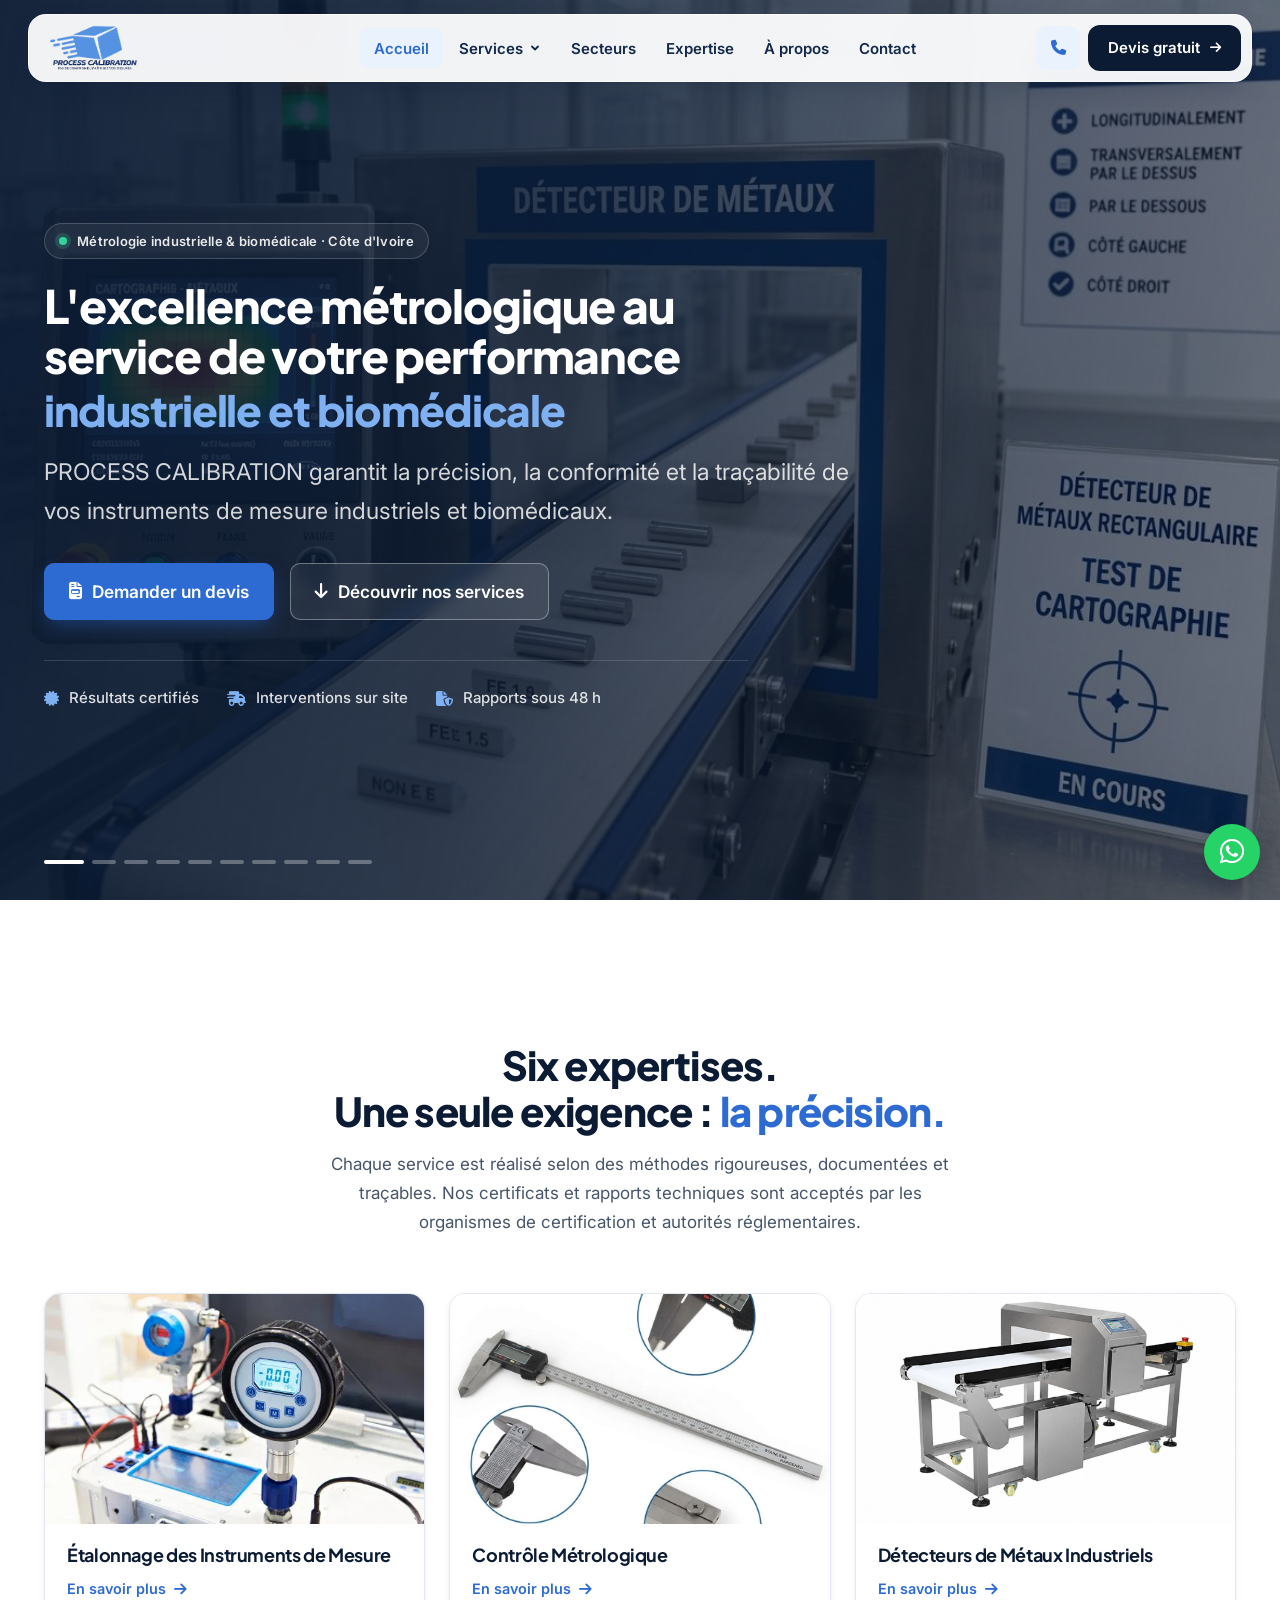
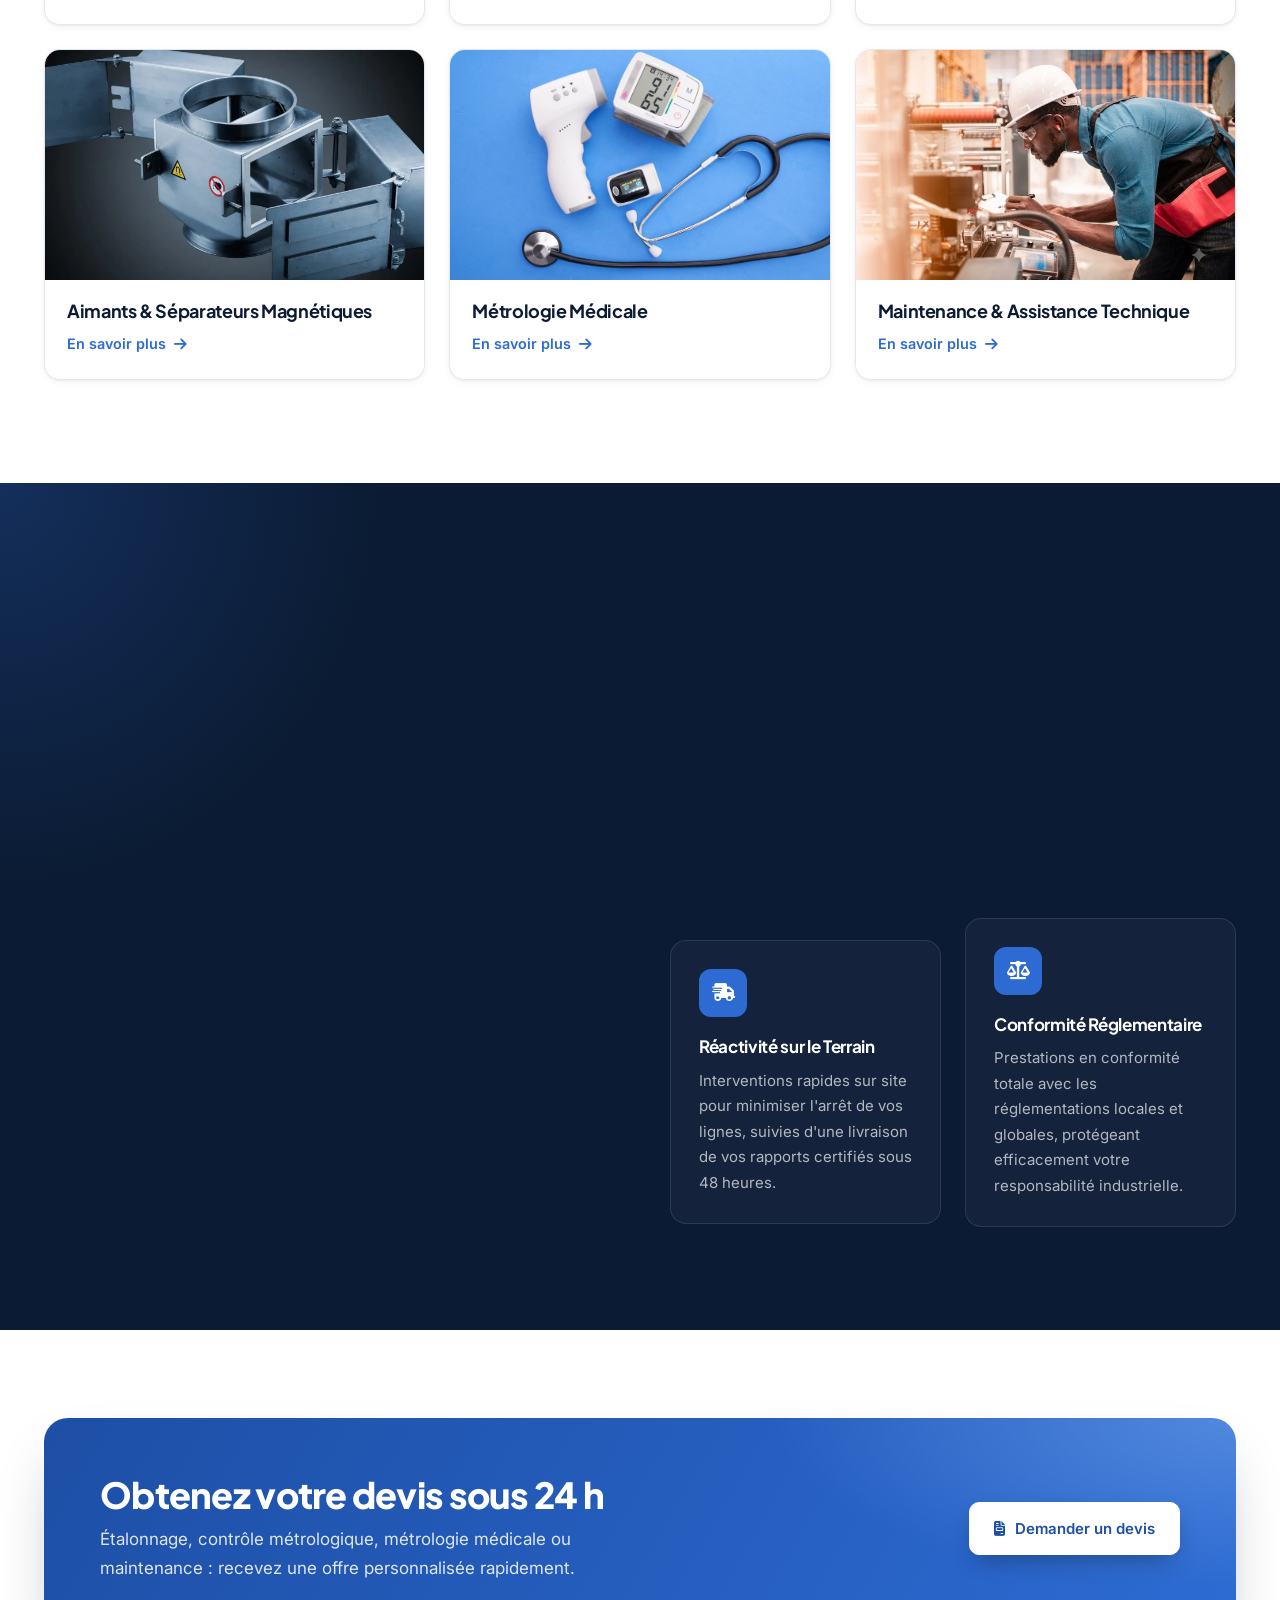
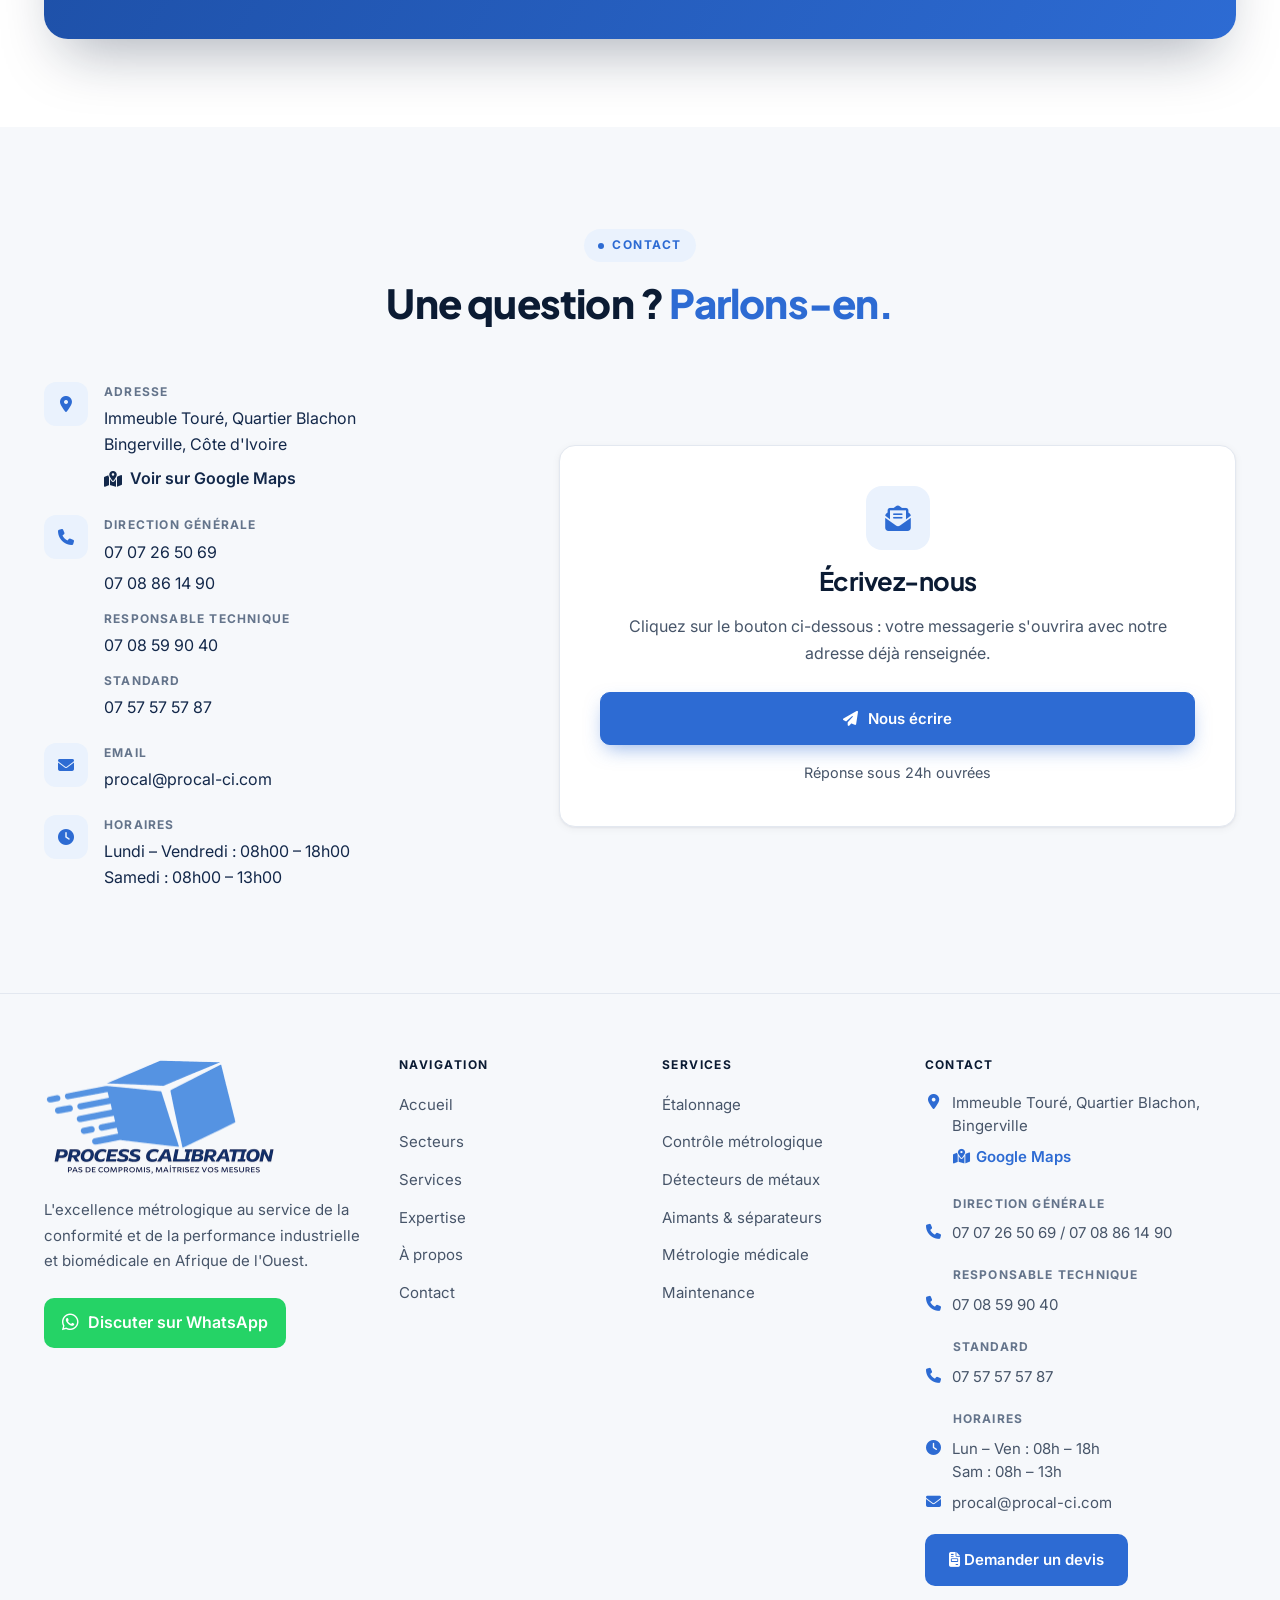
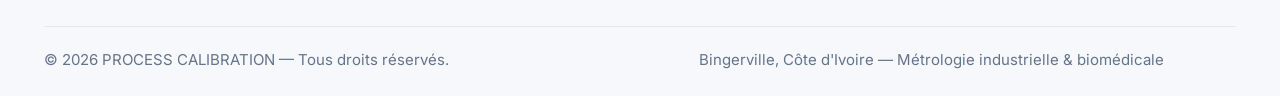
<file: index.html>
<!DOCTYPE html>
<html lang="fr">

<head>
  <meta charset="UTF-8" />
  <!-- Indique au mobile d'utiliser la largeur réelle de l'écran -->
  <meta name="viewport" content="width=device-width, initial-scale=1.0" />

  <!-- Titre affiché dans l'onglet du navigateur et sur Google -->
  <title>PROCESS CALIBRATION — Étalonnage & Métrologie Industrielle en Côte d'Ivoire</title>

  <!-- Description pour Google (160 caractères max) -->
  <meta name="description"
    content="PROCAL : spécialiste en étalonnage, contrôle métrologique, métrologie médicale et validation de détecteurs de métaux. Bingerville, Côte d'Ivoire." />

  <!-- Polices Google : Barlow Condensed pour les titres, Source Serif 4 pour le corps -->
  <link rel="preconnect" href="https://fonts.googleapis.com" />
  <link rel="preconnect" href="https://fonts.gstatic.com" crossorigin />
  <link
    href="https://fonts.googleapis.com/css2?family=Inter:wght@400;500;600;700&family=Plus+Jakarta+Sans:wght@600;700;800&display=swap"
    rel="stylesheet" />

  <!-- Font Awesome 6 pour les icônes -->
  <link rel="stylesheet" href="https://cdnjs.cloudflare.com/ajax/libs/font-awesome/6.5.0/css/all.min.css" />

  <link rel="stylesheet" href="assets/css/main.css" />
</head>

<body data-base="./" data-home="index.html">

  <div id="site-nav"></div>

  <!-- ═══════════════════════════════════════════════════════ -->
  <!-- HERO                                                    -->
  <!-- ═══════════════════════════════════════════════════════ -->
  <section id="accueil" class="hero-section" data-carousel>
    <div class="hero-carousel" aria-hidden="true">
      <div class="hero-slide active" data-bg="assets/images/acceuil/1.jpg"></div>
      <div class="hero-slide" data-bg="assets/images/acceuil/2.jpg"></div>
      <div class="hero-slide" data-bg="assets/images/acceuil/3.jpg"></div>
      <div class="hero-slide" data-bg="assets/images/acceuil/4.jpg"></div>
      <div class="hero-slide" data-bg="assets/images/acceuil/5.jpg"></div>
      <div class="hero-slide" data-bg="assets/images/acceuil/6.jpg"></div>
      <div class="hero-slide" data-bg="assets/images/acceuil/7.jpg"></div>
      <div class="hero-slide" data-bg="assets/images/acceuil/8.jpg"></div>
      <div class="hero-slide" data-bg="assets/images/acceuil/9.jpg"></div>
      <div class="hero-slide" data-bg="assets/images/acceuil/10.jpg"></div>

    </div>

    <div class="hero-overlay" aria-hidden="true"></div>

    <div class="hero-content">

      <span class="hero-eyebrow animate-fadeup"><span class="hero-eyebrow__dot"></span>Métrologie industrielle &amp; biomédicale · Côte d'Ivoire</span>

      <!-- Titre principal -->
      <h1 class="hero-title animate-fadeup">
        L'excellence métrologique au service de votre performance
        <span class="highlight-gold">industrielle et biomédicale</span>
      </h1>

      <!-- Sous-titre -->
      <p class="hero-subtitle animate-fadeup">
        PROCESS CALIBRATION garantit la précision, la conformité et la traçabilité
        de vos instruments de mesure industriels et biomédicaux.
      </p>

      <!-- Boutons d'action -->
      <div class="hero-buttons animate-fadeup">
        <a href="devis.html" class="btn-primary">
          <i class="fas fa-file-invoice"></i>
          Demander un devis
        </a>
        <a href="#services" class="btn-secondary">
          <i class="fas fa-arrow-down"></i>
          Découvrir nos services
        </a>
      </div>

      <ul class="hero-trust animate-fadeup">
        <li><i class="fas fa-certificate" aria-hidden="true"></i> Résultats certifiés</li>
        <li><i class="fas fa-truck-fast" aria-hidden="true"></i> Interventions sur site</li>
        <li><i class="fas fa-file-shield" aria-hidden="true"></i> Rapports sous 48 h</li>
      </ul>

    </div>

    <!-- Indicateurs du carousel -->
    <div class="hero-carousel-dots">
      <span class="carousel-dot active" data-slide="0" role="button" tabindex="0" aria-label="Slide 1"></span>
      <span class="carousel-dot" data-slide="1" role="button" tabindex="0" aria-label="Slide 2"></span>
      <span class="carousel-dot" data-slide="2" role="button" tabindex="0" aria-label="Slide 3"></span>
      <span class="carousel-dot" data-slide="3" role="button" tabindex="0" aria-label="Slide 4"></span>
      <span class="carousel-dot" data-slide="4" role="button" tabindex="0" aria-label="Slide 5"></span>
      <span class="carousel-dot" data-slide="5" role="button" tabindex="0" aria-label="Slide 6"></span>
      <span class="carousel-dot" data-slide="6" role="button" tabindex="0" aria-label="Slide 7"></span>
      <span class="carousel-dot" data-slide="7" role="button" tabindex="0" aria-label="Slide 8"></span>
      <span class="carousel-dot" data-slide="8" role="button" tabindex="0" aria-label="Slide 9"></span>
      <span class="carousel-dot" data-slide="9" role="button" tabindex="0" aria-label="Slide 10"></span>

    </div>

    <!-- Flèche de scroll vers le bas -->
    <a href="#services" class="scroll-down-arrow" aria-label="Voir nos services">
      <i class="fas fa-chevron-down"></i>
    </a>

  </section>

  <!-- ═══════════════════════════════════════════════════════ -->
  <!-- SERVICES                                                -->
  <!-- ═══════════════════════════════════════════════════════ -->
  <section id="services" class="services-section">
    <div class="container">

      <!-- En-tête de section -->
      <div class="section-header">

        <h2 class="section-title">Six expertises.<br />Une seule exigence : <span class="highlight-gold">la
            précision.</span></h2>
        <p class="section-desc">
          Chaque service est réalisé selon des méthodes rigoureuses, documentées et traçables.
          Nos certificats et rapports techniques sont acceptés par les organismes de certification et autorités
          réglementaires.
        </p>
      </div>

      <!-- Grille des 6 cartes services -->
      <div class="services-images-grid">

        <!-- SERVICE 1 : Étalonnage -->
        <a href="pages/services/etalonnage.html" class="service-card-link">
          <div class="service-card-img">
            <picture>
              <source srcset="assets/images/services/calibrage.webp" type="image/webp" />
              <img src="assets/images/services/calibrage.jpg" alt="Étalonnage des Instruments de Mesure" loading="lazy"
                width="800" height="600" />
            </picture>
          </div>
          <div class="service-card-caption">
            <h3 class="service-title">Étalonnage des Instruments de Mesure</h3>
            <span class="service-cta">En savoir plus <i class="fas fa-arrow-right"></i></span>
          </div>
        </a>

        <!-- SERVICE 2 : Contrôle métrologique -->
        <a href="pages/services/controle.html" class="service-card-link">
          <div class="service-card-img">
            <picture>
              <img src="assets/images/services/controle-metrologique/6.jpg" alt="Contrôle Métrologique" loading="lazy"
                width="800" height="600" />
            </picture>
          </div>
          <div class="service-card-caption">
            <h3 class="service-title">Contrôle Métrologique</h3>
            <span class="service-cta">En savoir plus <i class="fas fa-arrow-right"></i></span>
          </div>
        </a>

        <!-- SERVICE 3 : Détecteurs de métaux -->
        <a href="pages/services/detecteurs.html" class="service-card-link">
          <div class="service-card-img">
            <picture>
              <img src="assets/images/services/detecteur de metaux/2.jpg" alt="Détecteurs de Métaux Industriels"
                loading="lazy" width="800" height="600" />
            </picture>
          </div>
          <div class="service-card-caption">
            <h3 class="service-title">Détecteurs de Métaux Industriels</h3>
            <span class="service-cta">En savoir plus <i class="fas fa-arrow-right"></i></span>
          </div>
        </a>

        <!-- SERVICE 4 : Aimants & séparateurs -->
        <a href="pages/services/aimants.html" class="service-card-link">
          <div class="service-card-img">
            <picture>
              <source srcset="assets/images/services/aimants.webp" type="image/webp" />
              <img src="assets/images/services/aimants.jpg" alt="Aimants &amp; Séparateurs Magnétiques" loading="lazy"
                width="800" height="600" />
            </picture>
          </div>
          <div class="service-card-caption">
            <h3 class="service-title">Aimants &amp; Séparateurs Magnétiques</h3>
            <span class="service-cta">En savoir plus <i class="fas fa-arrow-right"></i></span>
          </div>
        </a>

        <!-- SERVICE 5 : Métrologie médicale -->
        <a href="pages/services/metrologie-medicale.html" class="service-card-link">
          <div class="service-card-img">
            <picture>
              <img src="assets/images/services/metrologie medicale/5.jpg" alt="Métrologie Médicale"
                loading="lazy" width="800" height="600" />
            </picture>
          </div>
          <div class="service-card-caption">
            <h3 class="service-title">Métrologie Médicale</h3>
            <span class="service-cta">En savoir plus <i class="fas fa-arrow-right"></i></span>
          </div>
        </a>

        <!-- SERVICE 6 : Maintenance -->
        <a href="pages/services/maintenance.html" class="service-card-link">
          <div class="service-card-img">
            <picture>
              <img src="assets/images/services/maintenance sur site/4.jpg" alt="Maintenance &amp; Assistance Technique"
                loading="lazy" width="800" height="600" />
            </picture>
          </div>
          <div class="service-card-caption">
            <h3 class="service-title">Maintenance &amp; Assistance Technique</h3>
            <span class="service-cta">En savoir plus <i class="fas fa-arrow-right"></i></span>
          </div>
        </a>

      </div>
    </div>
  </section>

  <!-- ═══════════════════════════════════════════════════════ -->
  <!-- POURQUOI NOUS                                           -->
  <!-- ═══════════════════════════════════════════════════════ -->
  <section id="pourquoi-nous" class="why-section">
    <div class="container">
      <div class="why-layout">

        <!-- Colonne gauche : Introduction institutionnelle -->
        <div class="why-intro animate-fadeup">
          <span class="section-tag section-tag--gold">Expertise &amp; Confiance</span>
          <h2>Pourquoi les leaders industriels font confiance à <span class="highlight-gold">PROCAL</span></h2>
          <p>
            PROCESS CALIBRATION (PROCAL) s'impose comme le partenaire stratégique des entreprises exigeantes en Côte
            d'Ivoire et en Afrique de l'Ouest. Nous allions rigueur scientifique, équipements de pointe et réactivité
            opérationnelle pour sécuriser vos chaînes de production et valider vos audits réglementaires.
          </p>
          <div class="why-cta-box">
            <a href="devis.html" class="btn-primary"><i class="fas fa-file-invoice"></i> Demander un devis</a>
          </div>
        </div>

        <!-- Colonne droite : Grille asymétrique d'arguments -->
        <div class="why-cards animate-fadeup">
          <div class="why-cards-col">

            <!-- Argument 1 -->
            <div class="argument-card">
              <div class="arg-icon"><i class="fas fa-microscope"></i></div>
              <h3>Expertise Technique Certifiée</h3>
              <p>
                Une équipe de métrologues chevronnés maîtrisant les référentiels internationaux pour garantir le succès
                de vos audits qualité les plus exigeants.
              </p>
            </div>

            <!-- Argument 2 -->
            <div class="argument-card">
              <div class="arg-icon"><i class="fas fa-truck-fast"></i></div>
              <h3>Réactivité sur le Terrain</h3>
              <p>
                Interventions rapides sur site pour minimiser l'arrêt de vos lignes, suivies d'une livraison de vos
                rapports certifiés sous 48 heures.
              </p>
            </div>

          </div>
          <div class="why-cards-col">

            <!-- Argument 3 -->
            <div class="argument-card">
              <div class="arg-icon"><i class="fas fa-file-shield"></i></div>
              <h3>Fiabilité &amp; Traçabilité Totale</h3>
              <p>
                Rapports techniques officiels, certificats d'étalonnage et historique de mesures numérisés. Une rigueur
                absolue, sans aucune approximation.
              </p>
            </div>

            <!-- Argument 4 -->
            <div class="argument-card">
              <div class="arg-icon"><i class="fas fa-scale-balanced"></i></div>
              <h3>Conformité Réglementaire</h3>
              <p>
                Prestations en conformité totale avec les réglementations locales et globales, protégeant efficacement
                votre responsabilité industrielle.
              </p>
            </div>

          </div>
        </div>

      </div>
    </div>
  </section>



  <!-- ═══════════════════════════════════════════════════════ -->
  <!-- APPEL DEVIS                                             -->
  <!-- ═══════════════════════════════════════════════════════ -->
  <section id="devis" class="devis-section">
    <div class="container">
      <div class="devis-cta-banner">
        <div class="devis-cta-banner__text">
          <h2>Obtenez votre devis sous 24 h</h2>
          <p>Étalonnage, contrôle métrologique, métrologie médicale ou maintenance : recevez une offre
            personnalisée rapidement.</p>
        </div>
        <a href="devis.html" class="btn-primary">
          <i class="fas fa-file-invoice"></i>
          Demander un devis
        </a>
      </div>
    </div>
  </section>



  <!-- ═══════════════════════════════════════════════════════ -->
  <!-- CONTACT                                                 -->
  <!-- ═══════════════════════════════════════════════════════ -->
  <section id="contact" class="contact-section">
    <div class="container">

      <div class="section-header section-header--light">
        <span class="section-tag section-tag--gold">Contact</span>
        <h2 class="section-title section-title--light">Une question ? <span class="highlight-gold">Parlons-en.</span>
        </h2>
      </div>

      <div class="contact-grid">

        <!-- Coordonnées -->
        <div class="contact-info">
          <div class="contact-item">
            <div class="contact-icon"><i class="fas fa-location-dot"></i></div>
            <div>
              <strong>Adresse</strong>
              <p>Immeuble Touré, Quartier Blachon<br />Bingerville, Côte d'Ivoire</p>
              <a href="https://www.google.com/maps/search/?api=1&amp;query=Immeuble+Toure+Quartier+Blachon+Bingerville+Cote+d%27Ivoire"
                class="contact-map-link" target="_blank" rel="noopener noreferrer">
                <i class="fas fa-map-location-dot"></i> Voir sur Google Maps
              </a>
            </div>
          </div>
          <div class="contact-item">
            <div class="contact-icon"><i class="fas fa-phone"></i></div>
            <div>
              <strong>Direction Générale</strong>
              <p class="contact-phones">
                <a href="tel:+2250707265069">07 07 26 50 69</a>
                <a href="tel:+2250708861490">07 08 86 14 90</a>
              </p>
              <strong>Responsable Technique</strong>
              <p class="contact-phones"><a href="tel:+2250708599040">07 08 59 90 40</a></p>
              <strong>Standard</strong>
              <p class="contact-phones"><a href="tel:+2250757575787">07 57 57 57 87</a></p>
            </div>
          </div>
          <div class="contact-item">
            <div class="contact-icon"><i class="fas fa-envelope"></i></div>
            <div>
              <strong>Email</strong>
              <p><a href="mailto:procal@procal-ci.com">procal@procal-ci.com</a></p>
            </div>
          </div>
          <div class="contact-item">
            <div class="contact-icon"><i class="fas fa-clock"></i></div>
            <div>
              <strong>Horaires</strong>
              <p>Lundi – Vendredi : 08h00 – 18h00<br />Samedi : 08h00 – 13h00</p>
            </div>
          </div>
        </div>

        <!-- Contact par email -->
        <div class="contact-form mail-cta">
          <span class="mail-cta__icon"><i class="fas fa-envelope-open-text"></i></span>
          <h3>Écrivez-nous</h3>
          <p>Cliquez sur le bouton ci-dessous : votre messagerie s'ouvrira avec notre adresse déjà renseignée.</p>
          <a href="mailto:procal@procal-ci.com?subject=Demande%20de%20contact%20PROCAL" class="btn-submit">
            <i class="fas fa-paper-plane"></i>
            Nous écrire
          </a>
          <p class="mail-cta__alt">Réponse sous 24h ouvrées</p>
        </div>

      </div>
    </div>
  </section>

  <div id="site-footer"></div>

  <script type="module" src="assets/js/main.js"></script>

</body>

</html>
</file>
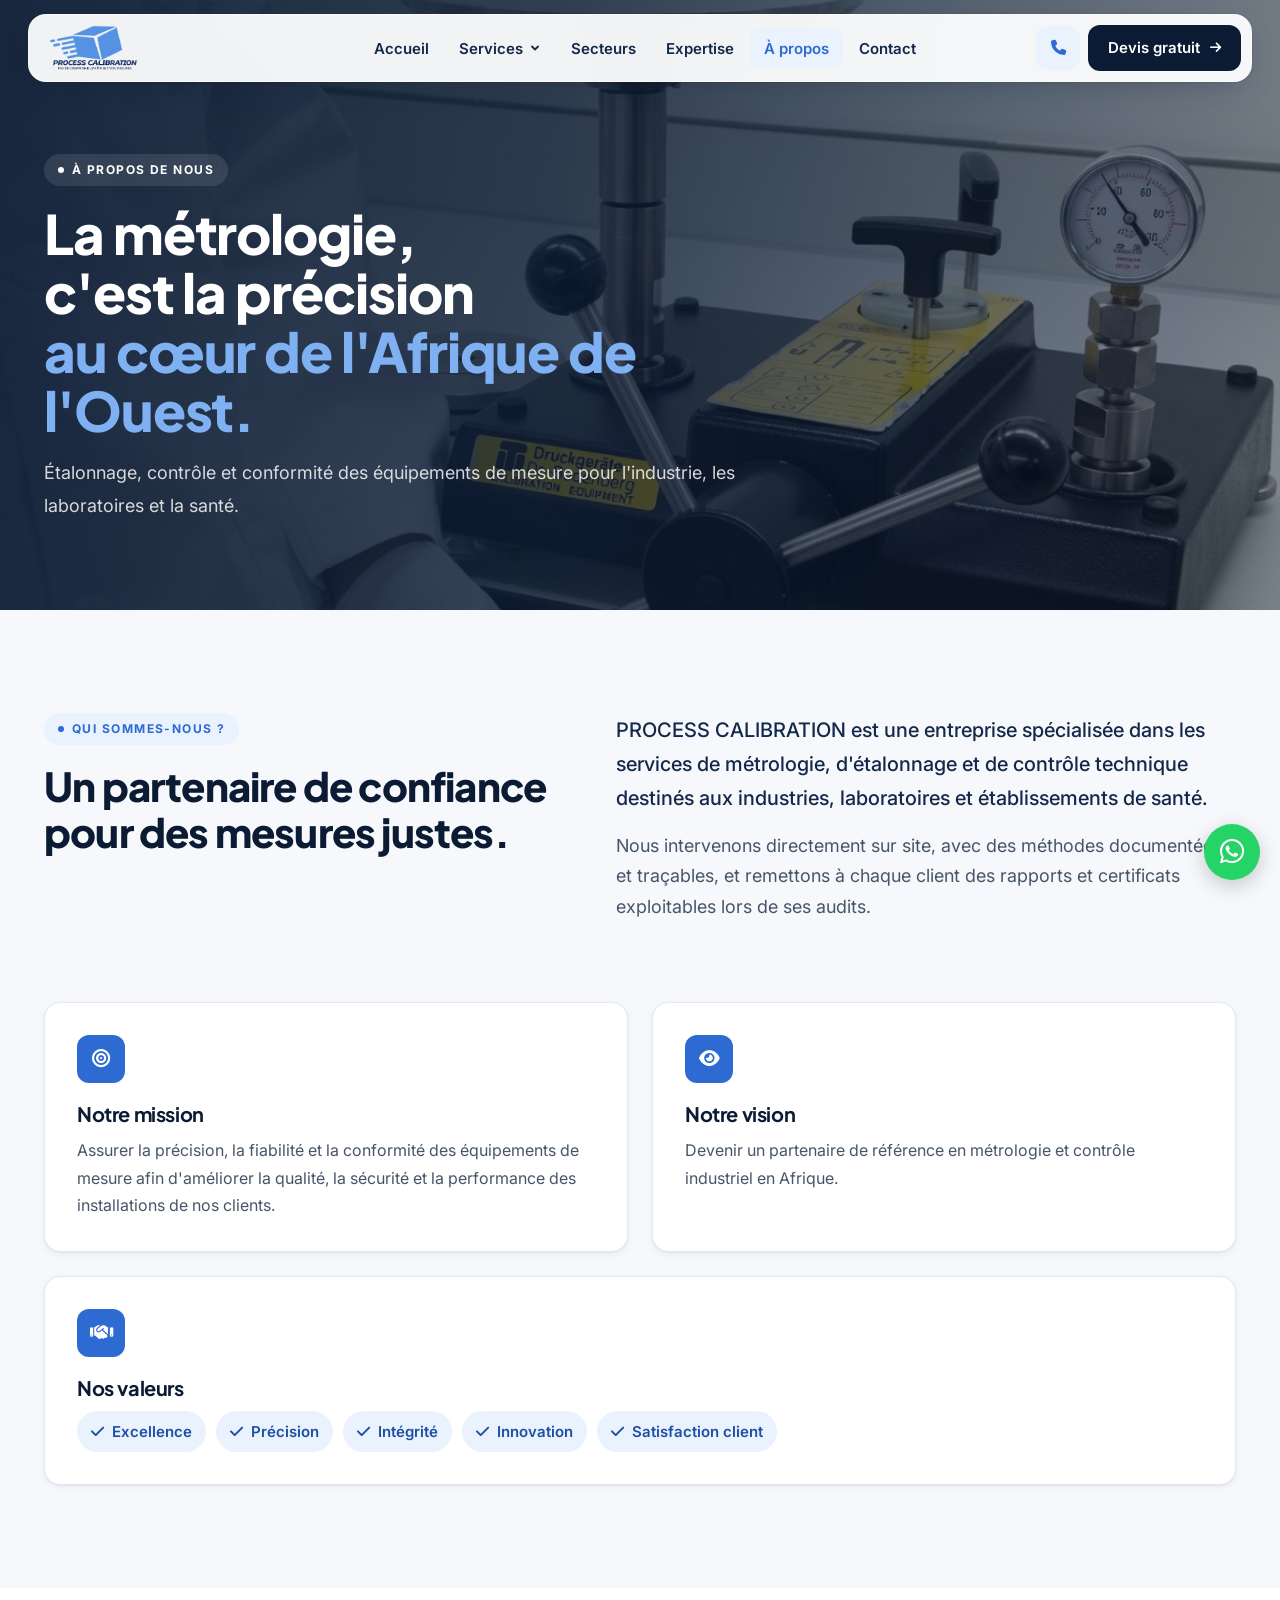
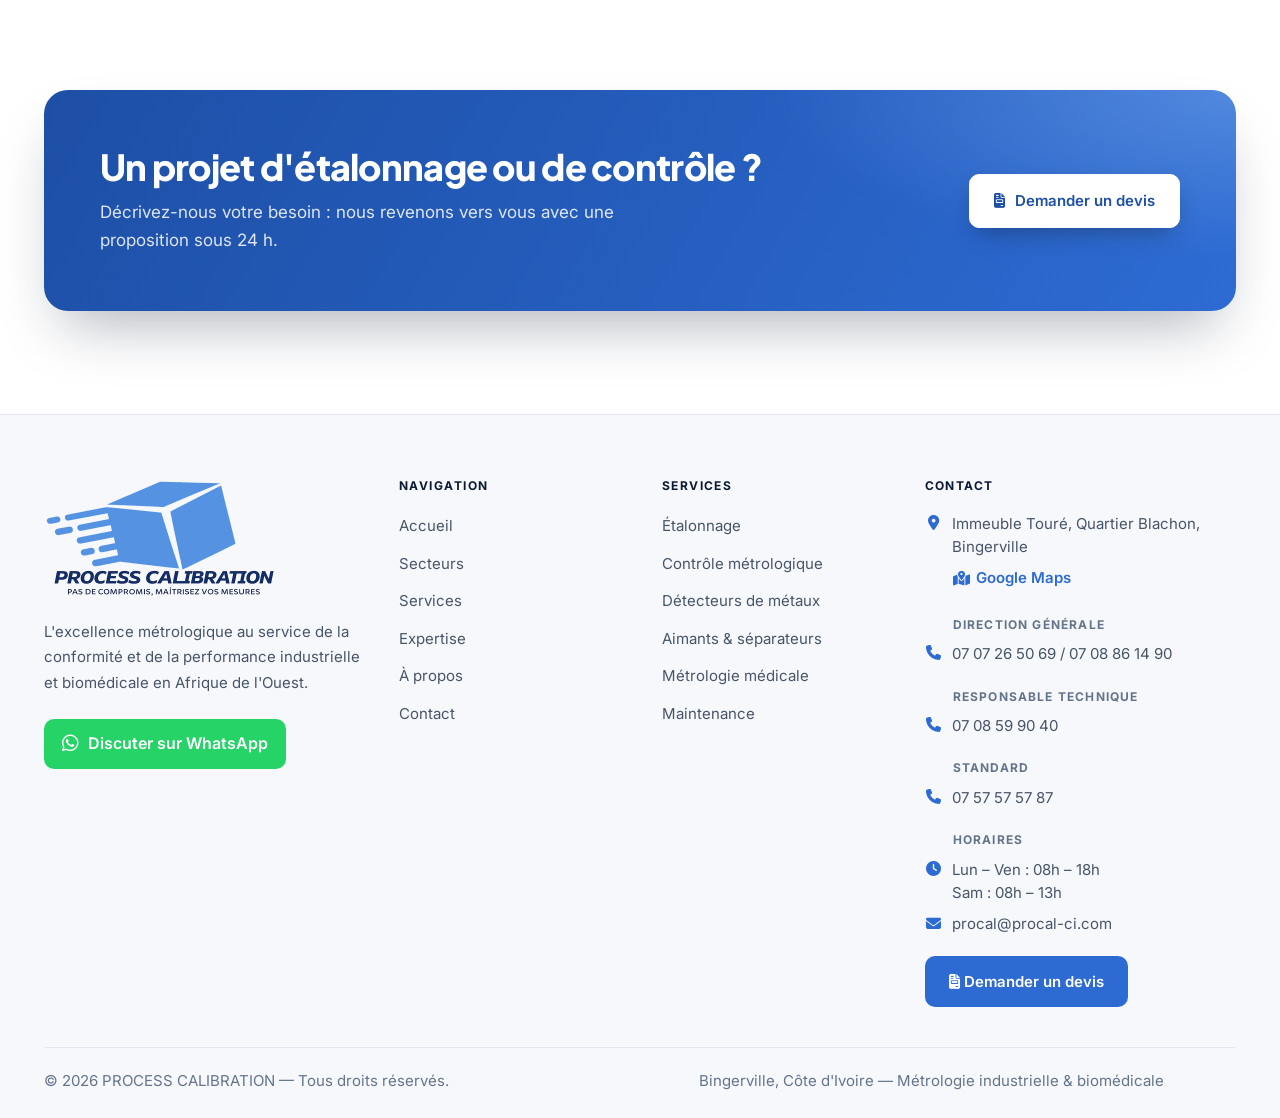
<file: a-propos.html>
<!DOCTYPE html>
<html lang="fr">

<head>
  <meta charset="UTF-8" />
  <meta name="viewport" content="width=device-width, initial-scale=1.0" />

  <title>À Propos — PROCESS CALIBRATION</title>
  <meta name="description"
    content="Découvrez PROCESS CALIBRATION (PROCAL), spécialiste de la métrologie de précision, de l'étalonnage et du contrôle technique en Afrique de l'Ouest." />

  <!-- Polices Google -->
  <link rel="preconnect" href="https://fonts.googleapis.com" />
  <link rel="preconnect" href="https://fonts.gstatic.com" crossorigin />
  <link
    href="https://fonts.googleapis.com/css2?family=Inter:wght@400;500;600;700&family=Plus+Jakarta+Sans:wght@600;700;800&display=swap"
    rel="stylesheet" />

  <!-- Font Awesome 6 -->
  <link rel="stylesheet" href="https://cdnjs.cloudflare.com/ajax/libs/font-awesome/6.5.0/css/all.min.css" />

  <!-- Styles -->
  <link rel="stylesheet" href="assets/css/main.css" />
</head>

<body data-base="./" data-home="index.html">
  <div id="site-nav"></div>



  <main>
    <section class="secteurs-hero" aria-label="À propos">
      <div class="secteurs-hero__bg" style="background-image:url('assets/images/acceuil/10.jpg')" aria-hidden="true">
      </div>
      <div class="secteurs-hero__overlay" aria-hidden="true"></div>
      <div class="container">
        <div class="secteurs-hero__content">
          <span class="section-tag">À propos de nous</span>
          <h1 class="secteurs-hero__title">La métrologie, c'est la précision<br /><span class="highlight-gold">au cœur
              de l'Afrique de l'Ouest.</span></h1>
          <p class="secteurs-hero__intro">Étalonnage, contrôle et conformité des équipements de mesure pour
            l'industrie, les laboratoires et la santé.</p>
        </div>
      </div>
    </section>

    <section id="a-propos" class="about-section">
      <div class="container">
        <div class="about-lead">
          <div>
            <span class="section-tag">Qui sommes-nous ?</span>
            <h2>Un partenaire de confiance pour des mesures justes.</h2>
          </div>
          <div class="about-lead__text">
            <p>PROCESS CALIBRATION est une entreprise spécialisée dans les services de métrologie, d'étalonnage et de
              contrôle technique destinés aux industries, laboratoires et établissements de santé.</p>
            <p>Nous intervenons directement sur site, avec des méthodes documentées et traçables, et remettons à
              chaque client des rapports et certificats exploitables lors de ses audits.</p>
          </div>
        </div>

        <div class="about-cards">
          <article class="about-card">
            <div class="about-card__icon" aria-hidden="true"><i class="fas fa-bullseye"></i></div>
            <h3>Notre mission</h3>
            <p>Assurer la précision, la fiabilité et la conformité des équipements de mesure afin d'améliorer la
              qualité, la sécurité et la performance des installations de nos clients.</p>
          </article>
          <article class="about-card">
            <div class="about-card__icon" aria-hidden="true"><i class="fas fa-eye"></i></div>
            <h3>Notre vision</h3>
            <p>Devenir un partenaire de référence en métrologie et contrôle industriel en Afrique.</p>
          </article>
          <article class="about-card about-card--wide">
            <div class="about-card__icon" aria-hidden="true"><i class="fas fa-handshake"></i></div>
            <h3>Nos valeurs</h3>
            <ul class="about-values">
              <li><i class="fas fa-check" aria-hidden="true"></i> Excellence</li>
              <li><i class="fas fa-check" aria-hidden="true"></i> Précision</li>
              <li><i class="fas fa-check" aria-hidden="true"></i> Intégrité</li>
              <li><i class="fas fa-check" aria-hidden="true"></i> Innovation</li>
              <li><i class="fas fa-check" aria-hidden="true"></i> Satisfaction client</li>
            </ul>
          </article>
        </div>
      </div>
    </section>

    <section class="cta-section">
      <div class="container">
        <div class="devis-cta-banner">
          <div class="devis-cta-banner__text">
            <h2>Un projet d'étalonnage ou de contrôle ?</h2>
            <p>Décrivez-nous votre besoin : nous revenons vers vous avec une proposition sous 24 h.</p>
          </div>
          <a href="devis.html" class="btn-primary"><i class="fas fa-file-invoice"></i> Demander un devis</a>
        </div>
      </div>
    </section>
  </main>

  <div id="site-footer"></div>


  <script type="module" src="assets/js/main.js"></script>

</body>

</html>
</file>
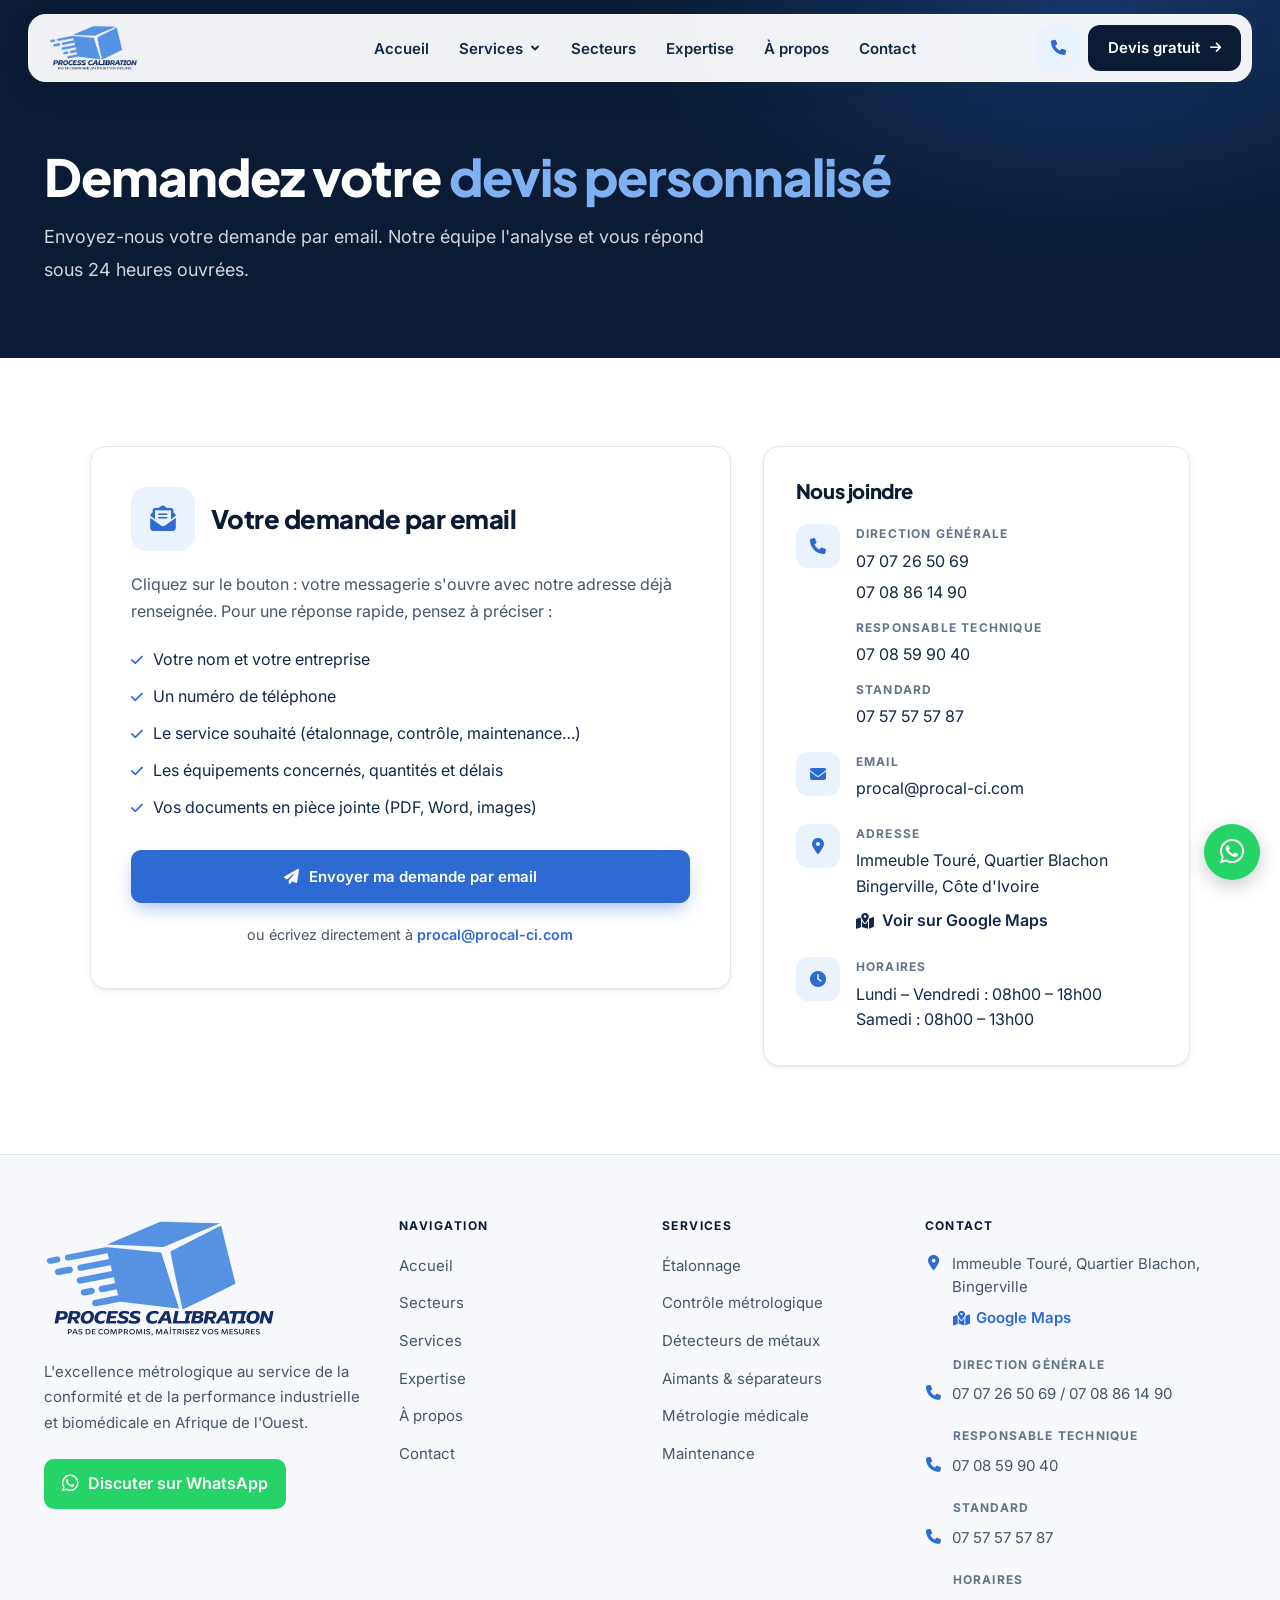
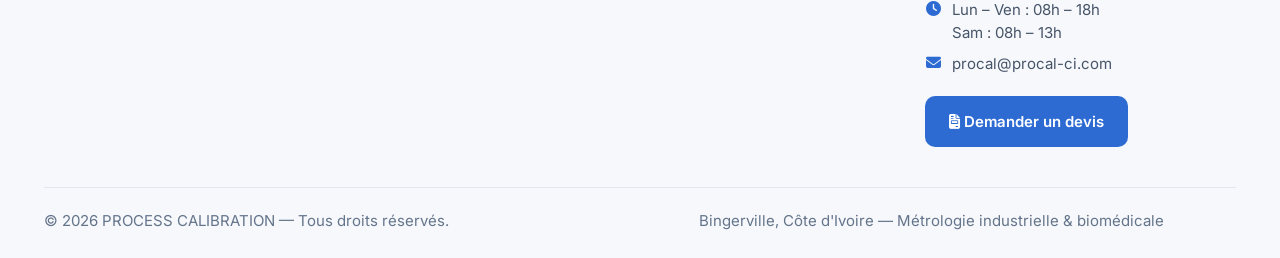
<file: devis.html>
<!DOCTYPE html>
<html lang="fr">

<head>
  <meta charset="UTF-8" />
  <meta name="viewport" content="width=device-width, initial-scale=1.0" />
  <title>Demander un devis — PROCESS CALIBRATION</title>
  <meta name="description"
    content="Demandez un devis gratuit pour étalonnage, contrôle métrologique et services PROCAL. Réponse sous 24h." />
  <link rel="preconnect" href="https://fonts.googleapis.com" />
  <link rel="preconnect" href="https://fonts.gstatic.com" crossorigin />
  <link
    href="https://fonts.googleapis.com/css2?family=Inter:wght@400;500;600;700&family=Plus+Jakarta+Sans:wght@600;700;800&display=swap"
    rel="stylesheet" />
  <link rel="stylesheet" href="https://cdnjs.cloudflare.com/ajax/libs/font-awesome/6.5.0/css/all.min.css" />
  <link rel="stylesheet" href="assets/css/main.css" />
</head>

<body data-base="./" data-home="index.html">
  <div id="site-nav"></div>


  <section class="service-hero service-hero--compact">
    <div class="container">
      <div class="service-hero-content">
        <h1 class="service-hero-title">Demandez votre <span class="highlight-gold">devis personnalisé</span></h1>
        <p class="service-hero-desc">Envoyez-nous votre demande par email. Notre équipe l'analyse et vous répond sous
          24 heures ouvrées.</p>
      </div>
    </div>
  </section>

  <section id="devis" class="devis-section">
    <div class="container">
      <div class="devis-layout">
        <div class="devis-form mail-cta mail-cta--left">
          <div class="mail-cta__head">
            <span class="mail-cta__icon"><i class="fas fa-envelope-open-text"></i></span>
            <h2>Votre demande par email</h2>
          </div>
          <p>Cliquez sur le bouton : votre messagerie s'ouvre avec notre adresse déjà renseignée. Pour une réponse
            rapide, pensez à préciser :</p>
          <ul class="mail-cta__list">
            <li><i class="fas fa-check"></i> Votre nom et votre entreprise</li>
            <li><i class="fas fa-check"></i> Un numéro de téléphone</li>
            <li><i class="fas fa-check"></i> Le service souhaité (étalonnage, contrôle, maintenance…)</li>
            <li><i class="fas fa-check"></i> Les équipements concernés, quantités et délais</li>
            <li><i class="fas fa-check"></i> Vos documents en pièce jointe (PDF, Word, images)</li>
          </ul>
          <a href="mailto:procal@procal-ci.com?subject=Demande%20de%20devis%20PROCAL" class="btn-submit">
            <i class="fas fa-paper-plane"></i>
            Envoyer ma demande par email
          </a>
          <p class="mail-cta__alt">ou écrivez directement à <a href="mailto:procal@procal-ci.com">procal@procal-ci.com</a></p>
        </div>

        <aside class="contact-info devis-contact-card">
          <h2 class="devis-contact-card__title">Nous joindre</h2>
          <div class="contact-item">
            <div class="contact-icon"><i class="fas fa-phone"></i></div>
            <div>
              <strong>Direction générale</strong>
              <p class="contact-phones"><a href="tel:+2250707265069">07 07 26 50 69</a><a href="tel:+2250708861490">07 08 86 14 90</a></p>
              <strong>Responsable technique</strong>
              <p class="contact-phones"><a href="tel:+2250708599040">07 08 59 90 40</a></p>
              <strong>Standard</strong>
              <p class="contact-phones"><a href="tel:+2250757575787">07 57 57 57 87</a></p>
            </div>
          </div>
          <div class="contact-item">
            <div class="contact-icon"><i class="fas fa-envelope"></i></div>
            <div>
              <strong>Email</strong>
              <p><a href="mailto:procal@procal-ci.com">procal@procal-ci.com</a></p>
            </div>
          </div>
          <div class="contact-item">
            <div class="contact-icon"><i class="fas fa-location-dot"></i></div>
            <div>
              <strong>Adresse</strong>
              <p>Immeuble Touré, Quartier Blachon<br />Bingerville, Côte d'Ivoire</p>
              <a href="https://www.google.com/maps/search/?api=1&amp;query=Immeuble+Toure+Quartier+Blachon+Bingerville+Cote+d%27Ivoire"
                class="contact-map-link" target="_blank" rel="noopener noreferrer"><i class="fas fa-map-location-dot"></i>
                Voir sur Google Maps</a>
            </div>
          </div>
          <div class="contact-item">
            <div class="contact-icon"><i class="fas fa-clock"></i></div>
            <div>
              <strong>Horaires</strong>
              <p>Lundi – Vendredi : 08h00 – 18h00<br />Samedi : 08h00 – 13h00</p>
            </div>
          </div>
        </aside>
      </div>
    </div>
  </section>

  <div id="site-footer"></div>

  <script type="module" src="assets/js/main.js"></script>
</body>

</html>
</file>
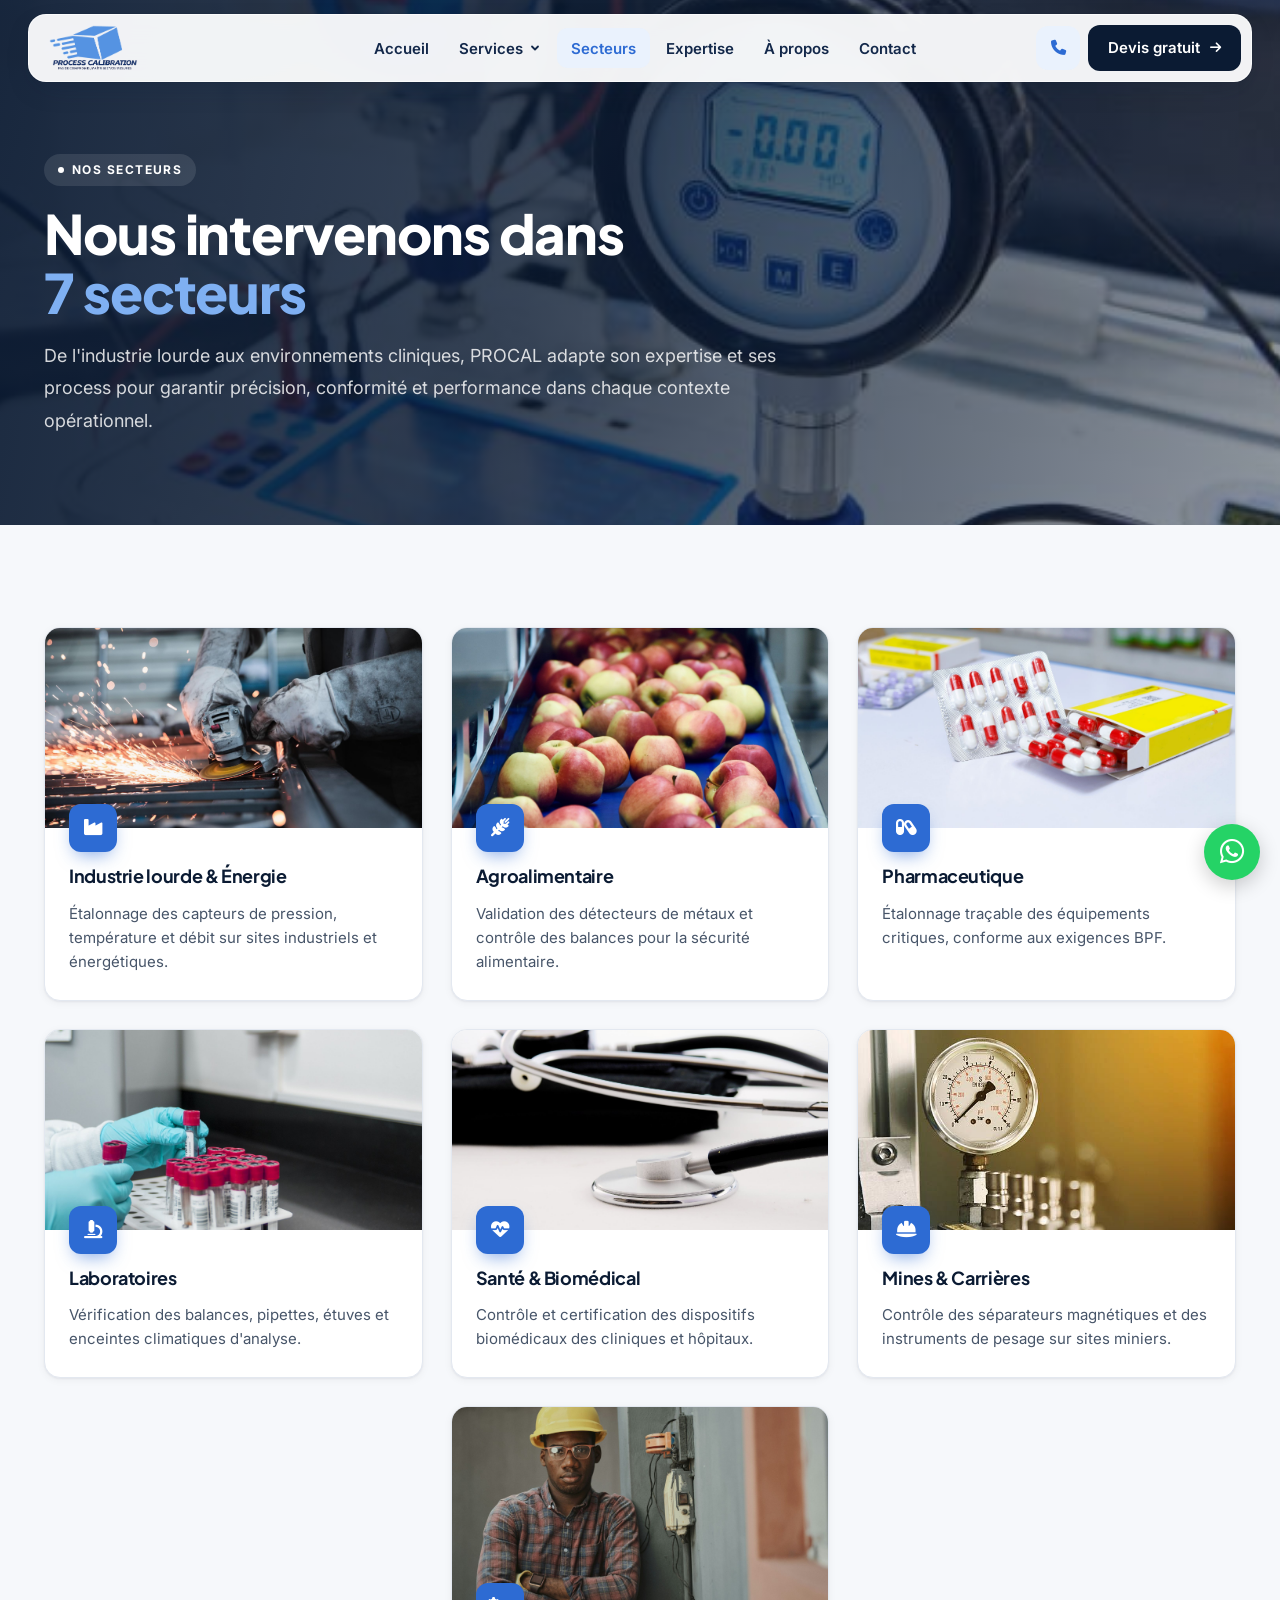
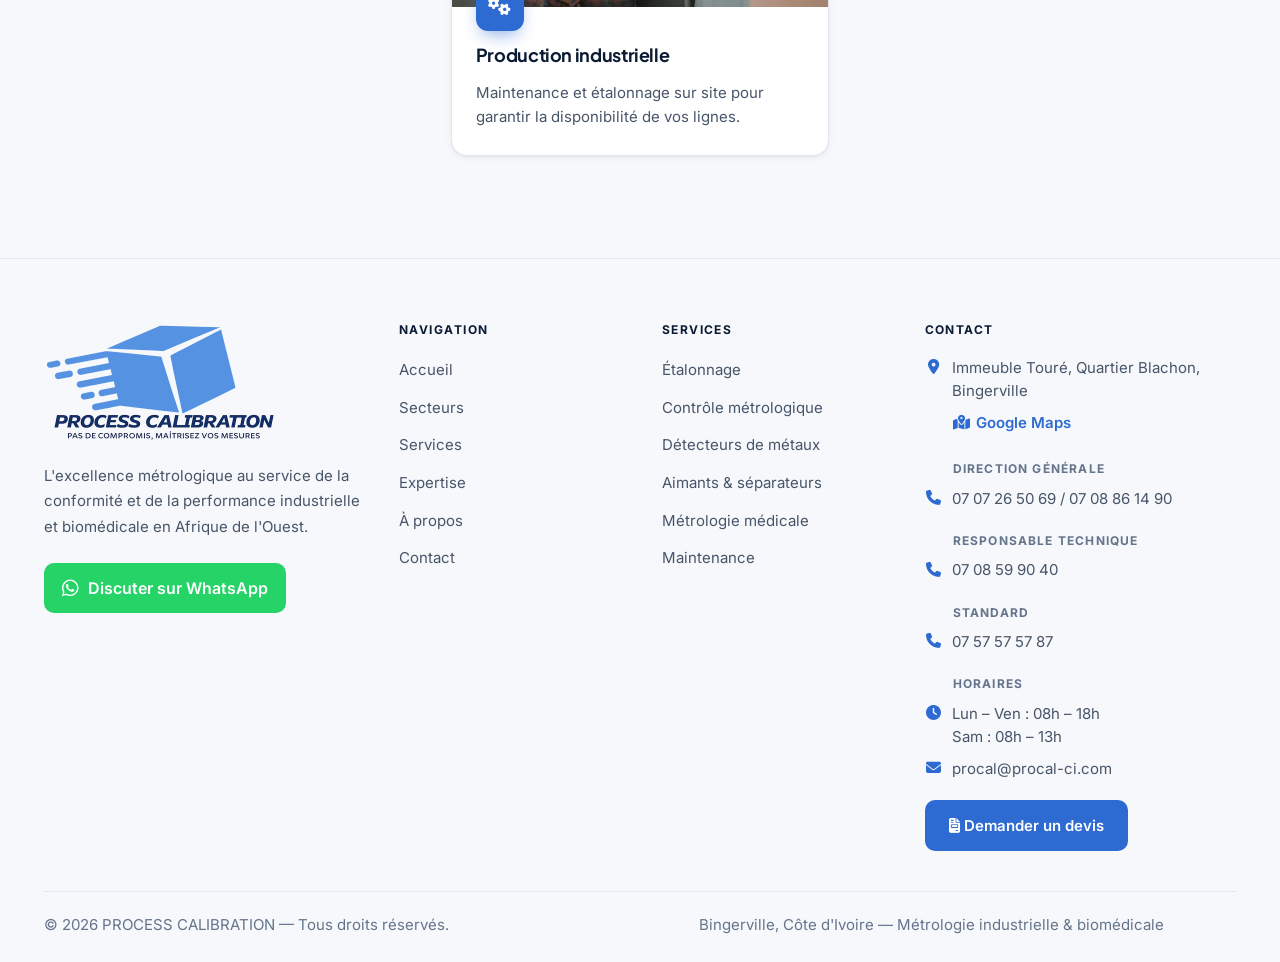
<file: secteurs.html>
<!DOCTYPE html>
<html lang="fr">

<head>
  <meta charset="UTF-8" />
  <meta name="viewport" content="width=device-width, initial-scale=1.0" />
  <title>Nos Secteurs — PROCESS CALIBRATION</title>
  <meta name="description"
    content="Les 7 secteurs d'activité de PROCAL : industrie lourde & énergie, agroalimentaire, pharmaceutique, laboratoires, santé & biomédical, mines & carrières, production industrielle." />
  <link rel="preconnect" href="https://fonts.googleapis.com" />
  <link rel="preconnect" href="https://fonts.gstatic.com" crossorigin />
  <link
    href="https://fonts.googleapis.com/css2?family=Inter:wght@400;500;600;700&family=Plus+Jakarta+Sans:wght@600;700;800&display=swap"
    rel="stylesheet" />
  <link rel="stylesheet" href="https://cdnjs.cloudflare.com/ajax/libs/font-awesome/6.5.0/css/all.min.css" />
  <link rel="stylesheet" href="assets/css/main.css" />
</head>

<body data-base="./" data-home="index.html">
  <div id="site-nav"></div>



  <main>

    <!-- Secteurs hero with overlay -->
    <section id="secteurs" class="secteurs-hero" aria-label="Nos secteurs">
      <div class="secteurs-hero__bg" style="background-image:url('assets/images/services/calibrage.jpg')"
        aria-hidden="true"></div>
      <div class="secteurs-hero__overlay" aria-hidden="true"></div>
      <div class="container">
        <div class="secteurs-hero__content">
          <span class="section-tag">Nos Secteurs</span>
          <h1 class="secteurs-hero__title">Nous intervenons dans<br /><span class="highlight-blue">7 secteurs</span>
          </h1>
          <p class="secteurs-hero__intro">De l'industrie lourde aux environnements cliniques, PROCAL adapte son
            expertise et ses process pour garantir précision, conformité et performance dans chaque contexte
            opérationnel.</p>
        </div>
      </div>
    </section>

    <!-- Cards grid -->
    <section class="secteurs-cards">
      <div class="container">
        <div class="cards-grid">
          <article class="sector-card has-image">
            <div class="sector-card__img-wrapper">
              <img src="assets/images/secteur/industrie.jpg" alt="Industrie lourde &amp; Énergie" class="sector-card__img" loading="lazy">
            </div>
            <div class="sector-card__content">
              <div class="sector-card__icon"><i class="fas fa-industry"></i></div>
              <h3 class="sector-card__title">Industrie lourde &amp; Énergie</h3>
              <p class="sector-card__text">Étalonnage des capteurs de pression, température et débit sur sites industriels et énergétiques.</p>
            </div>
          </article>

          <article class="sector-card has-image">
            <div class="sector-card__img-wrapper">
              <img src="assets/images/secteur/agro.jpg" alt="Agroalimentaire" class="sector-card__img" loading="lazy">
            </div>
            <div class="sector-card__content">
              <div class="sector-card__icon"><i class="fas fa-wheat-awn"></i></div>
              <h3 class="sector-card__title">Agroalimentaire</h3>
              <p class="sector-card__text">Validation des détecteurs de métaux et contrôle des balances pour la sécurité alimentaire.</p>
            </div>
          </article>

          <article class="sector-card has-image">
            <div class="sector-card__img-wrapper">
              <img src="assets/images/secteur/pharma.jpg" alt="Pharmaceutique" class="sector-card__img" loading="lazy">
            </div>
            <div class="sector-card__content">
              <div class="sector-card__icon"><i class="fas fa-capsules"></i></div>
              <h3 class="sector-card__title">Pharmaceutique</h3>
              <p class="sector-card__text">Étalonnage traçable des équipements critiques, conforme aux exigences BPF.</p>
            </div>
          </article>

          <article class="sector-card has-image">
            <div class="sector-card__img-wrapper">
              <img src="assets/images/secteur/laboratoire.jpg" alt="Laboratoires" class="sector-card__img" loading="lazy">
            </div>
            <div class="sector-card__content">
              <div class="sector-card__icon"><i class="fas fa-microscope"></i></div>
              <h3 class="sector-card__title">Laboratoires</h3>
              <p class="sector-card__text">Vérification des balances, pipettes, étuves et enceintes climatiques d'analyse.</p>
            </div>
          </article>

          <article class="sector-card has-image">
            <div class="sector-card__img-wrapper">
              <img src="assets/images/secteur/metrologie medicale.jpg" alt="Santé &amp; Biomédical" class="sector-card__img" loading="lazy">
            </div>
            <div class="sector-card__content">
              <div class="sector-card__icon"><i class="fas fa-heart-pulse"></i></div>
              <h3 class="sector-card__title">Santé &amp; Biomédical</h3>
              <p class="sector-card__text">Contrôle et certification des dispositifs biomédicaux des cliniques et hôpitaux.</p>
            </div>
          </article>

          <article class="sector-card has-image">
            <div class="sector-card__img-wrapper">
              <img src="assets/images/secteur/aimants et separateur.jpg" alt="Mines &amp; Carrières" class="sector-card__img" loading="lazy">
            </div>
            <div class="sector-card__content">
              <div class="sector-card__icon"><i class="fas fa-helmet-safety"></i></div>
              <h3 class="sector-card__title">Mines &amp; Carrières</h3>
              <p class="sector-card__text">Contrôle des séparateurs magnétiques et des instruments de pesage sur sites miniers.</p>
            </div>
          </article>

          <article class="sector-card has-image">
            <div class="sector-card__img-wrapper">
              <img src="assets/images/secteur/mainte.jpg" alt="Production industrielle" class="sector-card__img" loading="lazy">
            </div>
            <div class="sector-card__content">
              <div class="sector-card__icon"><i class="fas fa-gears"></i></div>
              <h3 class="sector-card__title">Production industrielle</h3>
              <p class="sector-card__text">Maintenance et étalonnage sur site pour garantir la disponibilité de vos lignes.</p>
            </div>
          </article>
        </div>
      </div>
    </section>

  </main>

  <div id="site-footer"></div>

  <script type="module" src="assets/js/main.js"></script>
</body>

</html>
</file>
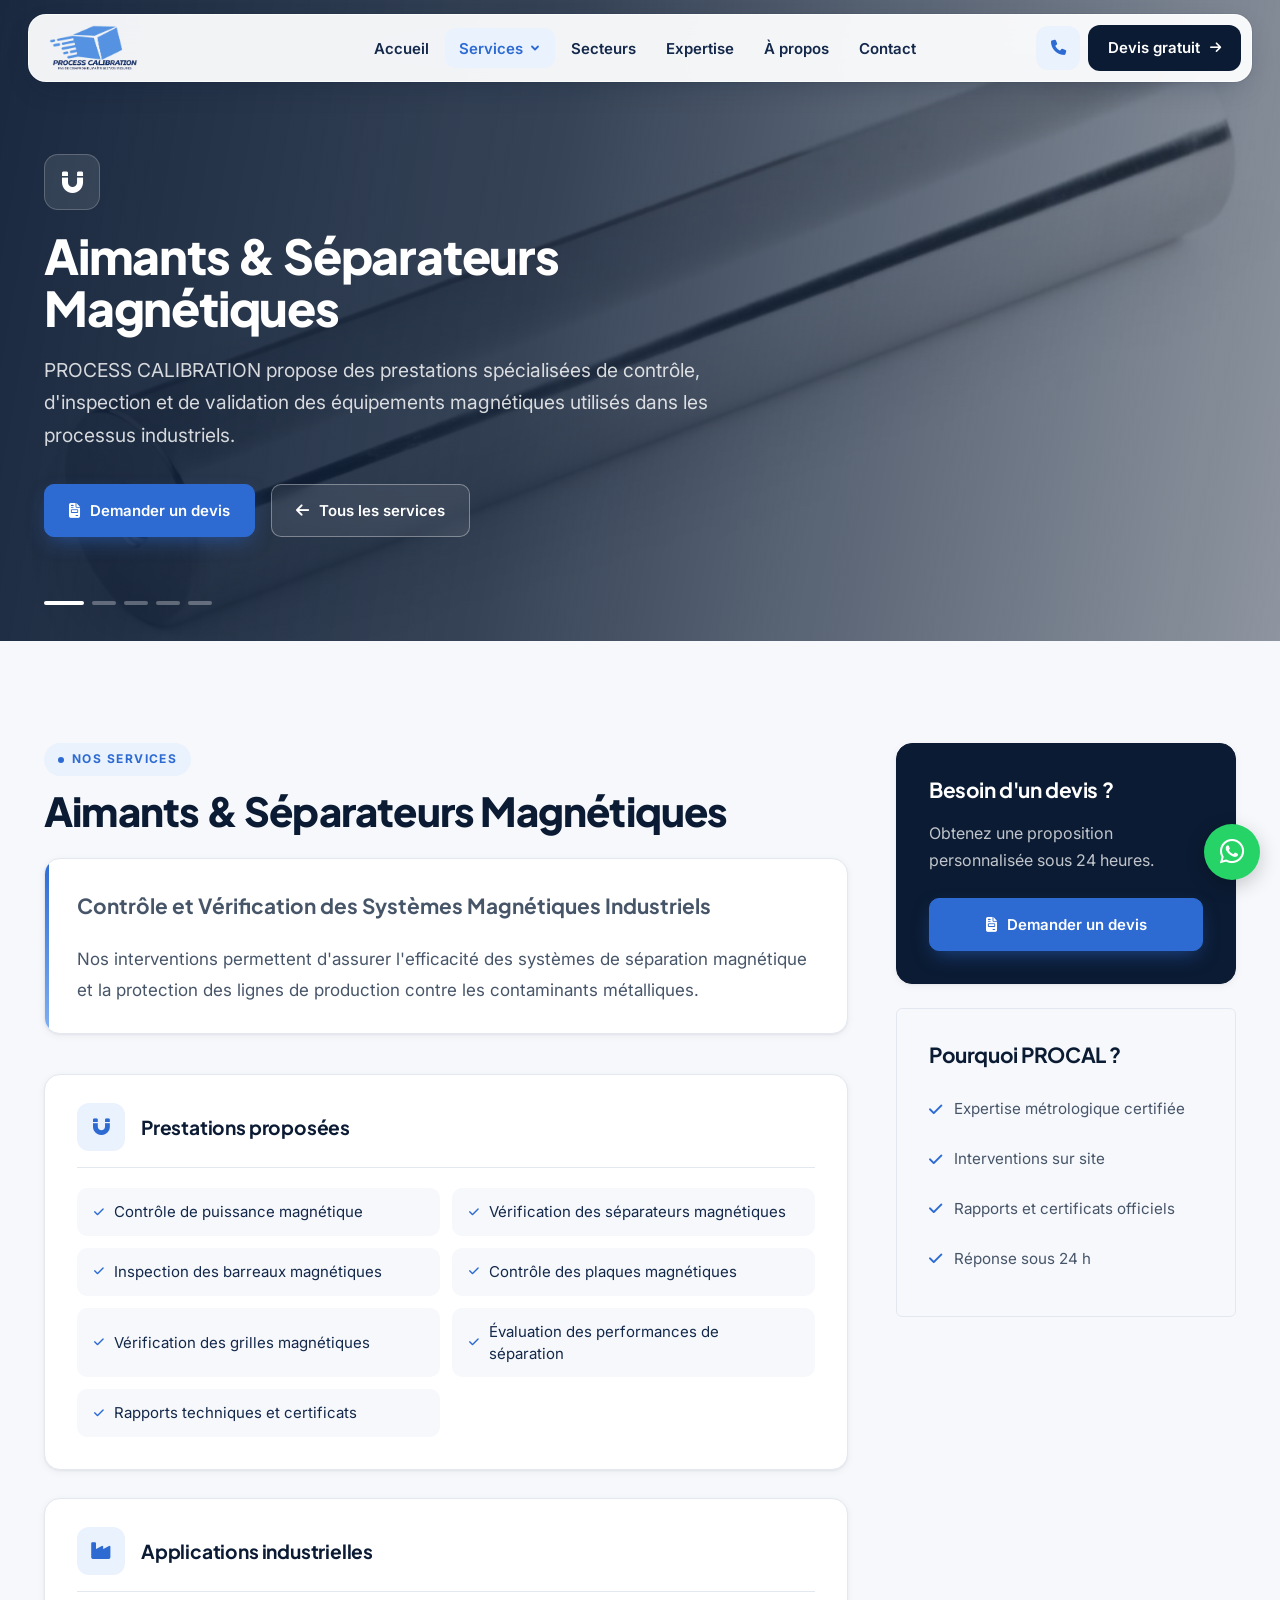
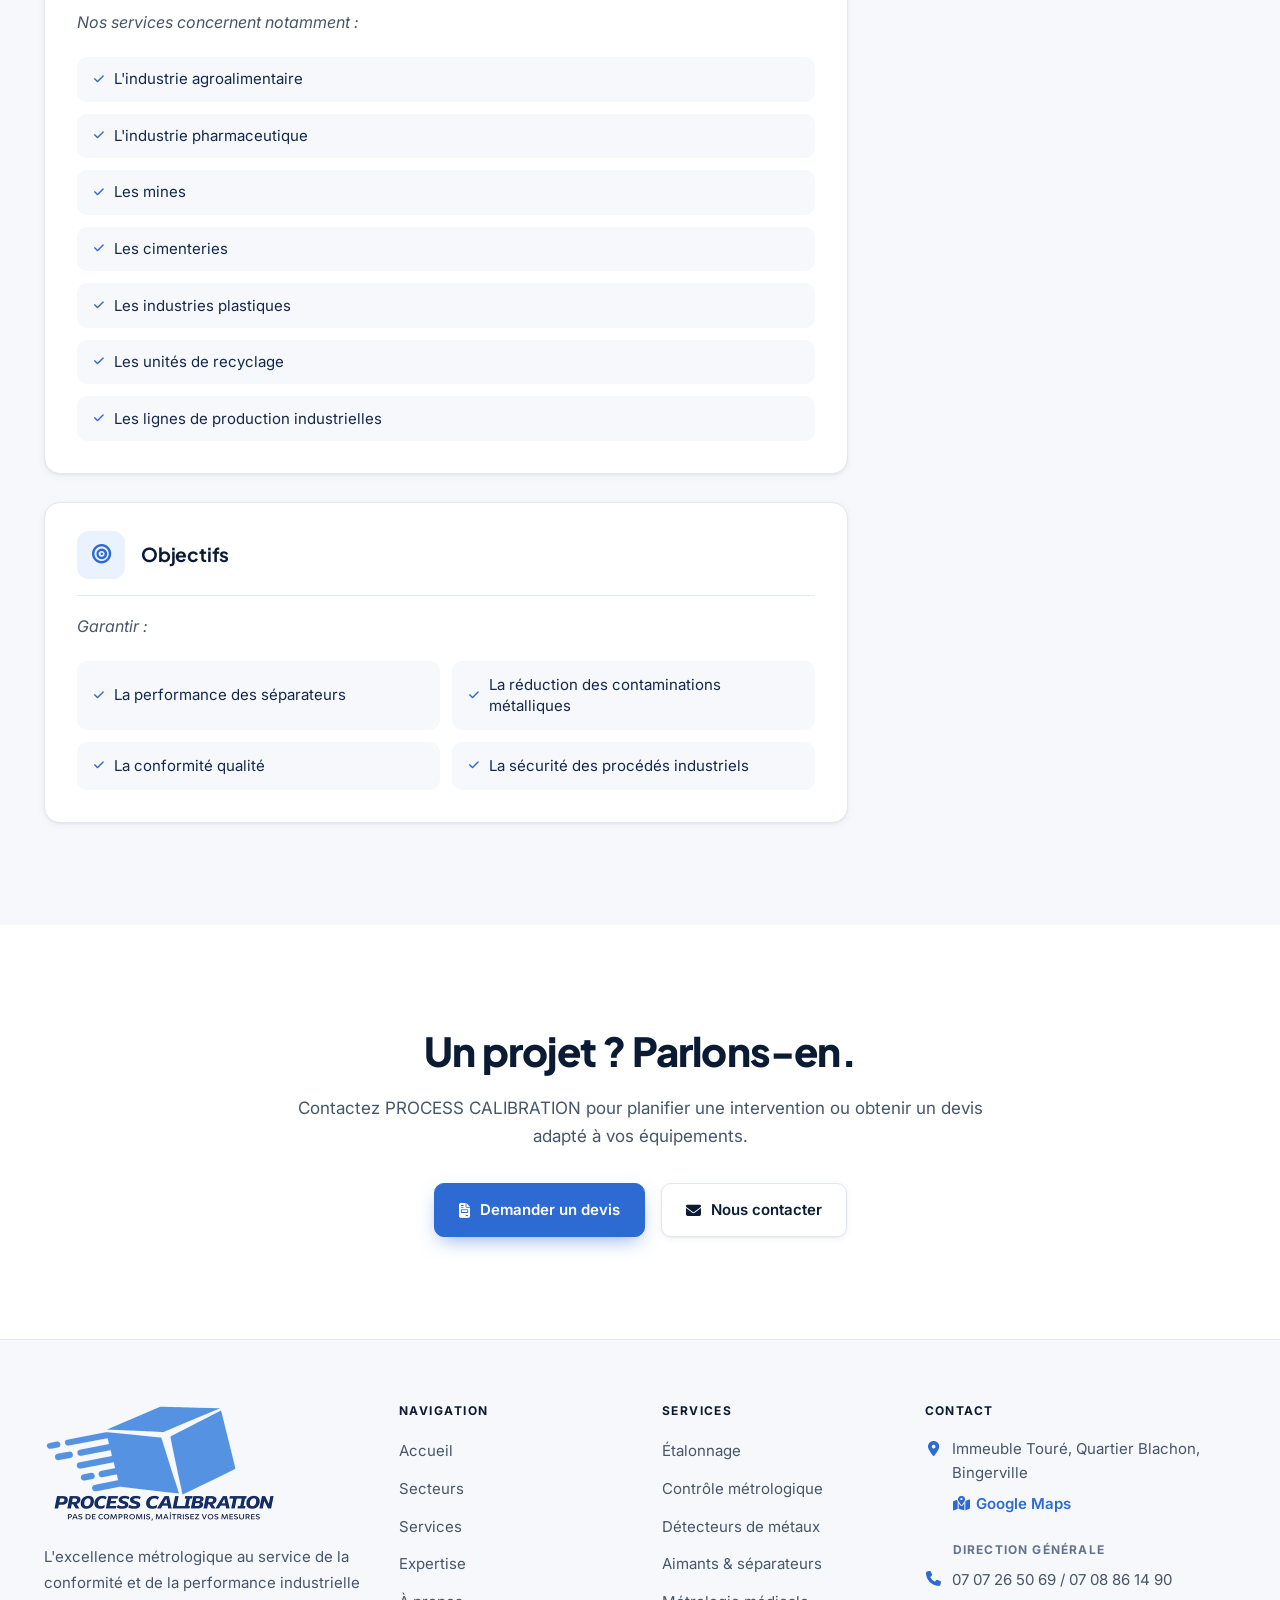
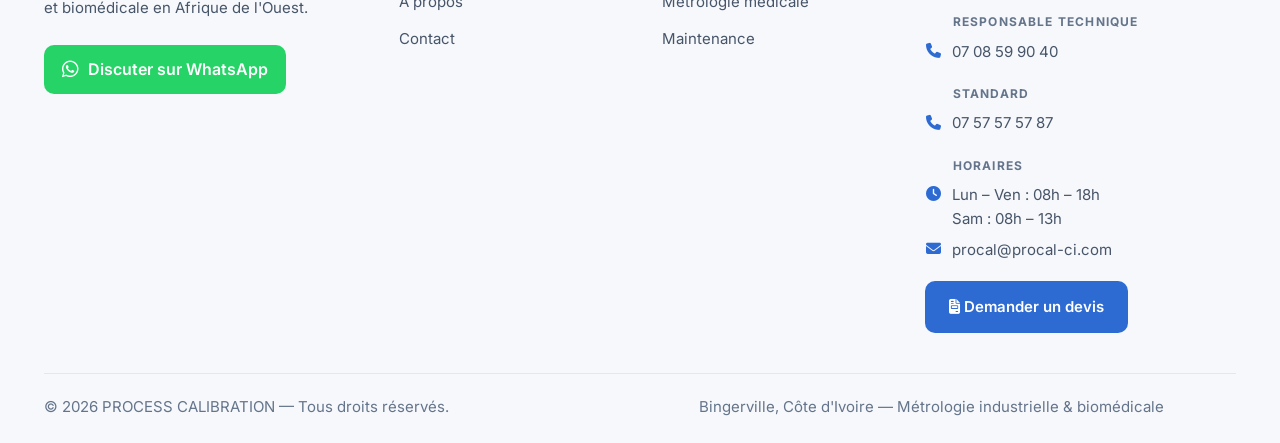
<file: pages/services/aimants.html>
<!DOCTYPE html>
<html lang="fr">
<head>
  <meta charset="UTF-8" />
  <meta name="viewport" content="width=device-width, initial-scale=1.0" />
  <title>Aimants & Séparateurs Magnétiques — PROCESS CALIBRATION</title>
  <meta name="description" content="Contrôle et vérification des systèmes magnétiques industriels. PROCAL." />
  <link rel="preconnect" href="https://fonts.googleapis.com" />
  <link rel="preconnect" href="https://fonts.gstatic.com" crossorigin />
  <link href="https://fonts.googleapis.com/css2?family=Inter:wght@400;500;600;700&family=Plus+Jakarta+Sans:wght@600;700;800&display=swap" rel="stylesheet" />
  <link rel="stylesheet" href="https://cdnjs.cloudflare.com/ajax/libs/font-awesome/6.5.0/css/all.min.css" />
  <link rel="stylesheet" href="../../assets/css/main.css" />
</head>
<body data-base="../../" data-home="index.html">
  <div id="site-nav"></div>


  <section class="hero-section hero-section--service" data-carousel>
    <div class="hero-carousel" aria-hidden="true">
      <div class="hero-slide active" data-bg="../../assets/images/services/aimants%20et%20separateur/1.jpg"></div>
      <div class="hero-slide" data-bg="../../assets/images/services/aimants%20et%20separateur/2.jpg"></div>
      <div class="hero-slide" data-bg="../../assets/images/services/aimants%20et%20separateur/3.jpg"></div>
      <div class="hero-slide" data-bg="../../assets/images/services/aimants%20et%20separateur/4.jpg"></div>
      <div class="hero-slide" data-bg="../../assets/images/services/aimants%20et%20separateur/5.jpg"></div>
    </div>
    <div class="hero-overlay"></div>
    <div class="hero-content">
      <div class="service-hero-icon"><i class="fas fa-magnet"></i></div>
      <h1 class="hero-title">Aimants & Séparateurs Magnétiques</h1>
      <p class="hero-subtitle">PROCESS CALIBRATION propose des prestations spécialisées de contrôle, d'inspection et de validation des équipements magnétiques utilisés dans les processus industriels.</p>
      <div class="hero-buttons">
        <a href="../../devis.html" class="btn-primary"><i class="fas fa-file-invoice"></i> Demander un devis</a>
        <a href="../../index.html#services" class="btn-secondary"><i class="fas fa-arrow-left"></i> Tous les services</a>
      </div>
    </div>
    <div class="hero-carousel-dots">
      <span class="carousel-dot active" data-slide="0" role="button" tabindex="0" aria-label="Slide 1"></span>
      <span class="carousel-dot" data-slide="1" role="button" tabindex="0" aria-label="Slide 2"></span>
      <span class="carousel-dot" data-slide="2" role="button" tabindex="0" aria-label="Slide 3"></span>
      <span class="carousel-dot" data-slide="3" role="button" tabindex="0" aria-label="Slide 4"></span>
      <span class="carousel-dot" data-slide="4" role="button" tabindex="0" aria-label="Slide 5"></span>
    </div>
  </section>

  <section class="service-details">
    <div class="container">
      <div class="service-details-grid">
        <div class="service-details-main">
          <span class="section-tag">Nos Services</span>
          <h2 class="section-title">Aimants & Séparateurs Magnétiques</h2>
          <div class="service-details-intro">
            <p class="service-intro service-intro--lead">Contrôle et Vérification des Systèmes Magnétiques Industriels</p>
            <p class="service-intro">Nos interventions permettent d'assurer l'efficacité des systèmes de séparation magnétique et la protection des lignes de production contre les contaminants métalliques.</p>
          </div>
          <div class="service-offer-blocks">
        <article class="service-offer-block">
          <header class="service-offer-block__header">
            <span class="service-offer-block__icon" aria-hidden="true">
              <i class="fas fa-magnet"></i>
            </span>
            <h3 class="service-offer-block__title">Prestations proposées</h3>
          </header>
          <ul class="service-offer-grid">
            <li>
              <span class="service-offer-chip">
                <i class="fas fa-check" aria-hidden="true"></i>
                <span>Contrôle de puissance magnétique</span>
              </span>
            </li>
            <li>
              <span class="service-offer-chip">
                <i class="fas fa-check" aria-hidden="true"></i>
                <span>Vérification des séparateurs magnétiques</span>
              </span>
            </li>
            <li>
              <span class="service-offer-chip">
                <i class="fas fa-check" aria-hidden="true"></i>
                <span>Inspection des barreaux magnétiques</span>
              </span>
            </li>
            <li>
              <span class="service-offer-chip">
                <i class="fas fa-check" aria-hidden="true"></i>
                <span>Contrôle des plaques magnétiques</span>
              </span>
            </li>
            <li>
              <span class="service-offer-chip">
                <i class="fas fa-check" aria-hidden="true"></i>
                <span>Vérification des grilles magnétiques</span>
              </span>
            </li>
            <li>
              <span class="service-offer-chip">
                <i class="fas fa-check" aria-hidden="true"></i>
                <span>Évaluation des performances de séparation</span>
              </span>
            </li>
            <li>
              <span class="service-offer-chip">
                <i class="fas fa-check" aria-hidden="true"></i>
                <span>Rapports techniques et certificats</span>
              </span>
            </li>
          </ul>
        </article>
        <article class="service-offer-block">
          <header class="service-offer-block__header">
            <span class="service-offer-block__icon" aria-hidden="true">
              <i class="fas fa-industry"></i>
            </span>
            <h3 class="service-offer-block__title">Applications industrielles</h3>
          </header>
            <p class="service-list-intro">Nos services concernent notamment :</p>
          <ul class="service-offer-grid service-offer-grid--col1">
            <li>
              <span class="service-offer-chip">
                <i class="fas fa-check" aria-hidden="true"></i>
                <span>L'industrie agroalimentaire</span>
              </span>
            </li>
            <li>
              <span class="service-offer-chip">
                <i class="fas fa-check" aria-hidden="true"></i>
                <span>L'industrie pharmaceutique</span>
              </span>
            </li>
            <li>
              <span class="service-offer-chip">
                <i class="fas fa-check" aria-hidden="true"></i>
                <span>Les mines</span>
              </span>
            </li>
            <li>
              <span class="service-offer-chip">
                <i class="fas fa-check" aria-hidden="true"></i>
                <span>Les cimenteries</span>
              </span>
            </li>
            <li>
              <span class="service-offer-chip">
                <i class="fas fa-check" aria-hidden="true"></i>
                <span>Les industries plastiques</span>
              </span>
            </li>
            <li>
              <span class="service-offer-chip">
                <i class="fas fa-check" aria-hidden="true"></i>
                <span>Les unités de recyclage</span>
              </span>
            </li>
            <li>
              <span class="service-offer-chip">
                <i class="fas fa-check" aria-hidden="true"></i>
                <span>Les lignes de production industrielles</span>
              </span>
            </li>
          </ul>
        </article>
        <article class="service-offer-block">
          <header class="service-offer-block__header">
            <span class="service-offer-block__icon" aria-hidden="true">
              <i class="fas fa-bullseye"></i>
            </span>
            <h3 class="service-offer-block__title">Objectifs</h3>
          </header>
            <p class="service-list-intro">Garantir :</p>
          <ul class="service-offer-grid">
            <li>
              <span class="service-offer-chip">
                <i class="fas fa-check" aria-hidden="true"></i>
                <span>La performance des séparateurs</span>
              </span>
            </li>
            <li>
              <span class="service-offer-chip">
                <i class="fas fa-check" aria-hidden="true"></i>
                <span>La réduction des contaminations métalliques</span>
              </span>
            </li>
            <li>
              <span class="service-offer-chip">
                <i class="fas fa-check" aria-hidden="true"></i>
                <span>La conformité qualité</span>
              </span>
            </li>
            <li>
              <span class="service-offer-chip">
                <i class="fas fa-check" aria-hidden="true"></i>
                <span>La sécurité des procédés industriels</span>
              </span>
            </li>
          </ul>
        </article>
          </div>

        </div>
        <aside class="service-details-sidebar">
          <div class="service-cta-card">
            <h3>Besoin d'un devis ?</h3>
            <p>Obtenez une proposition personnalisée sous 24 heures.</p>
            <a href="../../devis.html" class="btn-primary btn-full">
              <i class="fas fa-file-invoice"></i> Demander un devis
            </a>
          </div>
          <div class="service-info-card">
            <h3>Pourquoi PROCAL ?</h3>
            <ul class="info-list">
              <li><i class="fas fa-check"></i> Expertise métrologique certifiée</li>
              <li><i class="fas fa-check"></i> Interventions sur site</li>
              <li><i class="fas fa-check"></i> Rapports et certificats officiels</li>
              <li><i class="fas fa-check"></i> Réponse sous 24 h</li>
            </ul>
          </div>
        </aside>
      </div>
    </div>
  </section>

  <section class="cta-section">
    <div class="container">
      <div class="cta-content">
        <h2>Un projet ? Parlons-en.</h2>
        <p>Contactez PROCESS CALIBRATION pour planifier une intervention ou obtenir un devis adapté à vos équipements.</p>
        <div class="cta-buttons">
          <a href="../../devis.html" class="btn-primary"><i class="fas fa-file-invoice"></i> Demander un devis</a>
          <a href="../../index.html#contact" class="btn-secondary"><i class="fas fa-envelope"></i> Nous contacter</a>
        </div>
      </div>
    </div>
  </section>

  <div id="site-footer"></div>
  <script type="module" src="../../assets/js/main.js"></script>
</body>
</html>
</file>
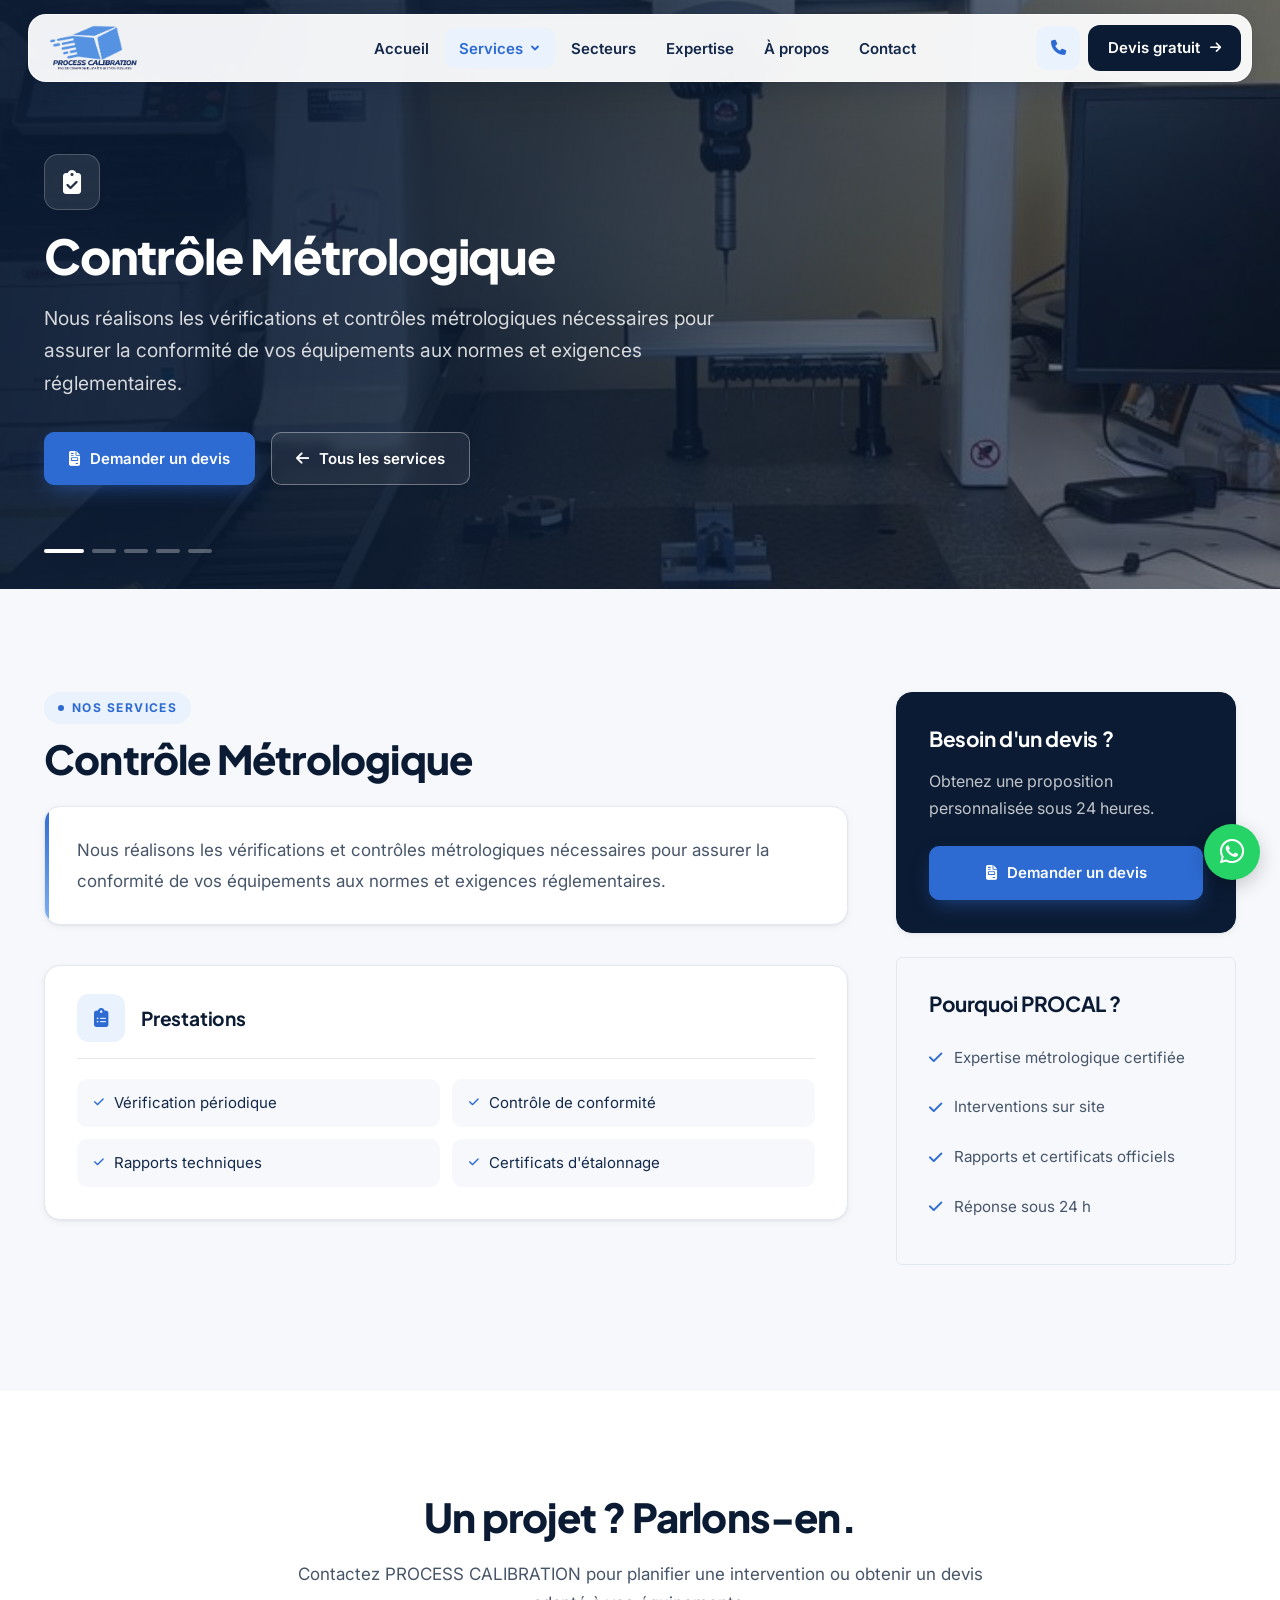
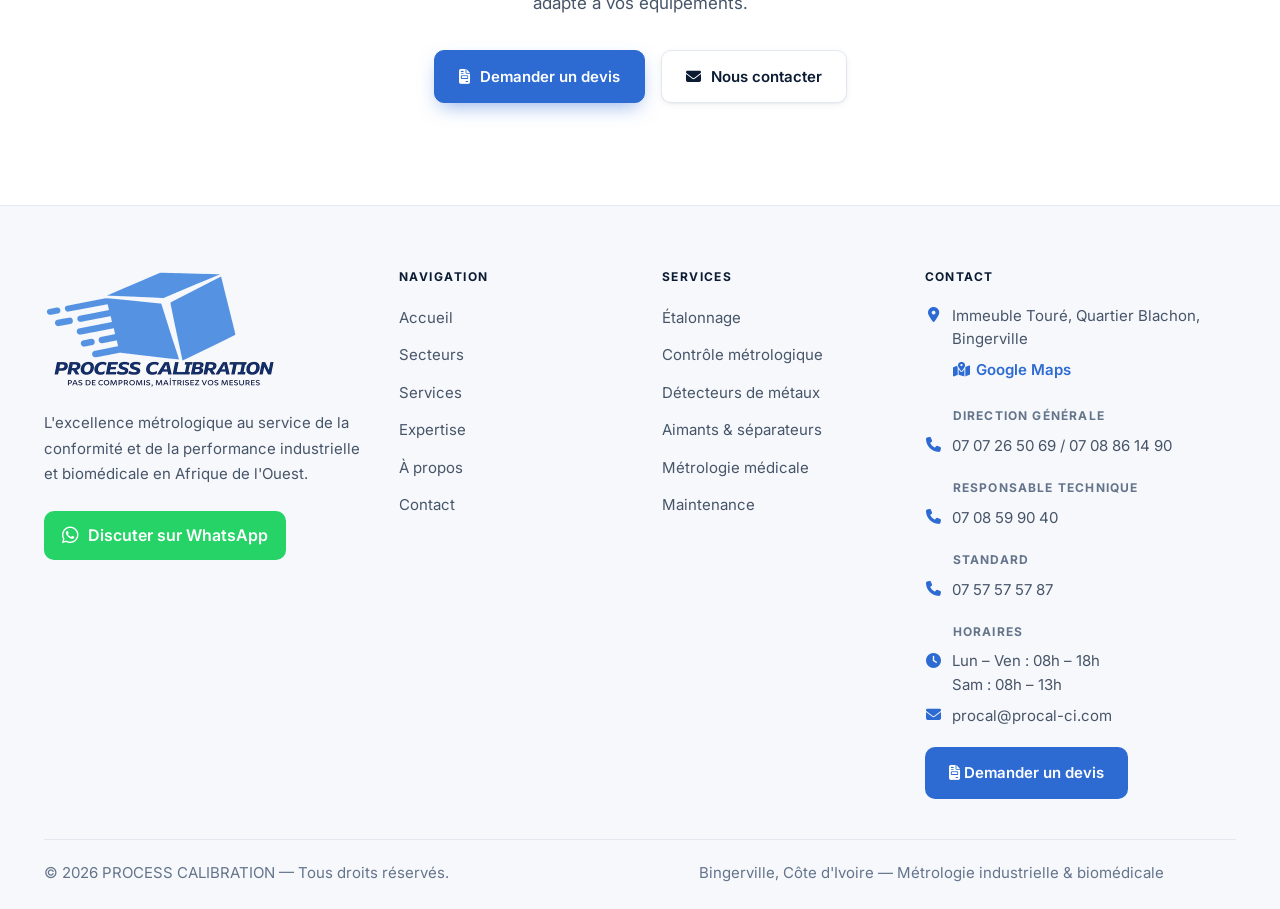
<file: pages/services/controle.html>
<!DOCTYPE html>
<html lang="fr">

<head>
  <meta charset="UTF-8" />
  <meta name="viewport" content="width=device-width, initial-scale=1.0" />
  <title>Contrôle Métrologique — PROCESS CALIBRATION</title>
  <meta name="description"
    content="Vérifications et contrôles métrologiques pour la conformité réglementaire de vos équipements. PROCAL." />
  <link rel="preconnect" href="https://fonts.googleapis.com" />
  <link rel="preconnect" href="https://fonts.gstatic.com" crossorigin />
  <link
    href="https://fonts.googleapis.com/css2?family=Inter:wght@400;500;600;700&family=Plus+Jakarta+Sans:wght@600;700;800&display=swap"
    rel="stylesheet" />
  <link rel="stylesheet" href="https://cdnjs.cloudflare.com/ajax/libs/font-awesome/6.5.0/css/all.min.css" />
  <link rel="stylesheet" href="../../assets/css/main.css" />
</head>

<body data-base="../../" data-home="index.html">
  <div id="site-nav"></div>


  <section class="hero-section hero-section--service" data-carousel>
    <div class="hero-carousel" aria-hidden="true">
      <div class="hero-slide active" data-bg="../../assets/images/services/controle-metrologique/1.jpg"></div>
      <div class="hero-slide" data-bg="../../assets/images/services/controle-metrologique/3.jpg"></div>
      <div class="hero-slide" data-bg="../../assets/images/services/controle-metrologique/4.jpg"></div>
      <div class="hero-slide" data-bg="../../assets/images/services/controle-metrologique/5.jpg"></div>
      <div class="hero-slide" data-bg="../../assets/images/services/controle-metrologique/6.jpg"></div>
    </div>
    <div class="hero-overlay"></div>
    <div class="hero-content">
      <div class="service-hero-icon"><i class="fas fa-clipboard-check"></i></div>
      <h1 class="hero-title">Contrôle Métrologique</h1>
      <p class="hero-subtitle">Nous réalisons les vérifications et contrôles métrologiques nécessaires pour assurer la
        conformité de vos équipements aux normes et exigences réglementaires.</p>
      <div class="hero-buttons">
        <a href="../../devis.html" class="btn-primary"><i class="fas fa-file-invoice"></i> Demander un devis</a>
        <a href="../../index.html#services" class="btn-secondary"><i class="fas fa-arrow-left"></i> Tous les
          services</a>
      </div>
    </div>
    <div class="hero-carousel-dots">
      <span class="carousel-dot active" data-slide="0" role="button" tabindex="0" aria-label="Slide 1"></span>
      <span class="carousel-dot" data-slide="2" role="button" tabindex="0" aria-label="Slide 2"></span>
      <span class="carousel-dot" data-slide="3" role="button" tabindex="0" aria-label="Slide 3"></span>
      <span class="carousel-dot" data-slide="4" role="button" tabindex="0" aria-label="Slide 4"></span>
      <span class="carousel-dot" data-slide="5" role="button" tabindex="0" aria-label="Slide 5"></span>
    </div>
  </section>

  <section class="service-details">
    <div class="container">
      <div class="service-details-grid">
        <div class="service-details-main">
          <span class="section-tag">Nos Services</span>
          <h2 class="section-title">Contrôle Métrologique</h2>
          <div class="service-details-intro">
            <p class="service-intro">Nous réalisons les vérifications et contrôles métrologiques nécessaires pour
              assurer la conformité de vos équipements aux normes et exigences réglementaires.</p>
          </div>
          <div class="service-offer-blocks">
            <article class="service-offer-block">
              <header class="service-offer-block__header">
                <span class="service-offer-block__icon" aria-hidden="true">
                  <i class="fas fa-clipboard-list"></i>
                </span>
                <h3 class="service-offer-block__title">Prestations</h3>
              </header>
              <ul class="service-offer-grid">
                <li>
                  <span class="service-offer-chip">
                    <i class="fas fa-check" aria-hidden="true"></i>
                    <span>Vérification périodique</span>
                  </span>
                </li>
                <li>
                  <span class="service-offer-chip">
                    <i class="fas fa-check" aria-hidden="true"></i>
                    <span>Contrôle de conformité</span>
                  </span>
                </li>
                <li>
                  <span class="service-offer-chip">
                    <i class="fas fa-check" aria-hidden="true"></i>
                    <span>Rapports techniques</span>
                  </span>
                </li>
                <li>
                  <span class="service-offer-chip">
                    <i class="fas fa-check" aria-hidden="true"></i>
                    <span>Certificats d'étalonnage</span>
                  </span>
                </li>
              </ul>
            </article>
          </div>

        </div>
        <aside class="service-details-sidebar">
          <div class="service-cta-card">
            <h3>Besoin d'un devis ?</h3>
            <p>Obtenez une proposition personnalisée sous 24 heures.</p>
            <a href="../../devis.html" class="btn-primary btn-full">
              <i class="fas fa-file-invoice"></i> Demander un devis
            </a>
          </div>
          <div class="service-info-card">
            <h3>Pourquoi PROCAL ?</h3>
            <ul class="info-list">
              <li><i class="fas fa-check"></i> Expertise métrologique certifiée</li>
              <li><i class="fas fa-check"></i> Interventions sur site</li>
              <li><i class="fas fa-check"></i> Rapports et certificats officiels</li>
              <li><i class="fas fa-check"></i> Réponse sous 24 h</li>
            </ul>
          </div>
        </aside>
      </div>
    </div>
  </section>

  <section class="cta-section">
    <div class="container">
      <div class="cta-content">
        <h2>Un projet ? Parlons-en.</h2>
        <p>Contactez PROCESS CALIBRATION pour planifier une intervention ou obtenir un devis adapté à vos équipements.
        </p>
        <div class="cta-buttons">
          <a href="../../devis.html" class="btn-primary"><i class="fas fa-file-invoice"></i> Demander un devis</a>
          <a href="../../index.html#contact" class="btn-secondary"><i class="fas fa-envelope"></i> Nous contacter</a>
        </div>
      </div>
    </div>
  </section>

  <div id="site-footer"></div>
  <script type="module" src="../../assets/js/main.js"></script>
</body>

</html>
</file>
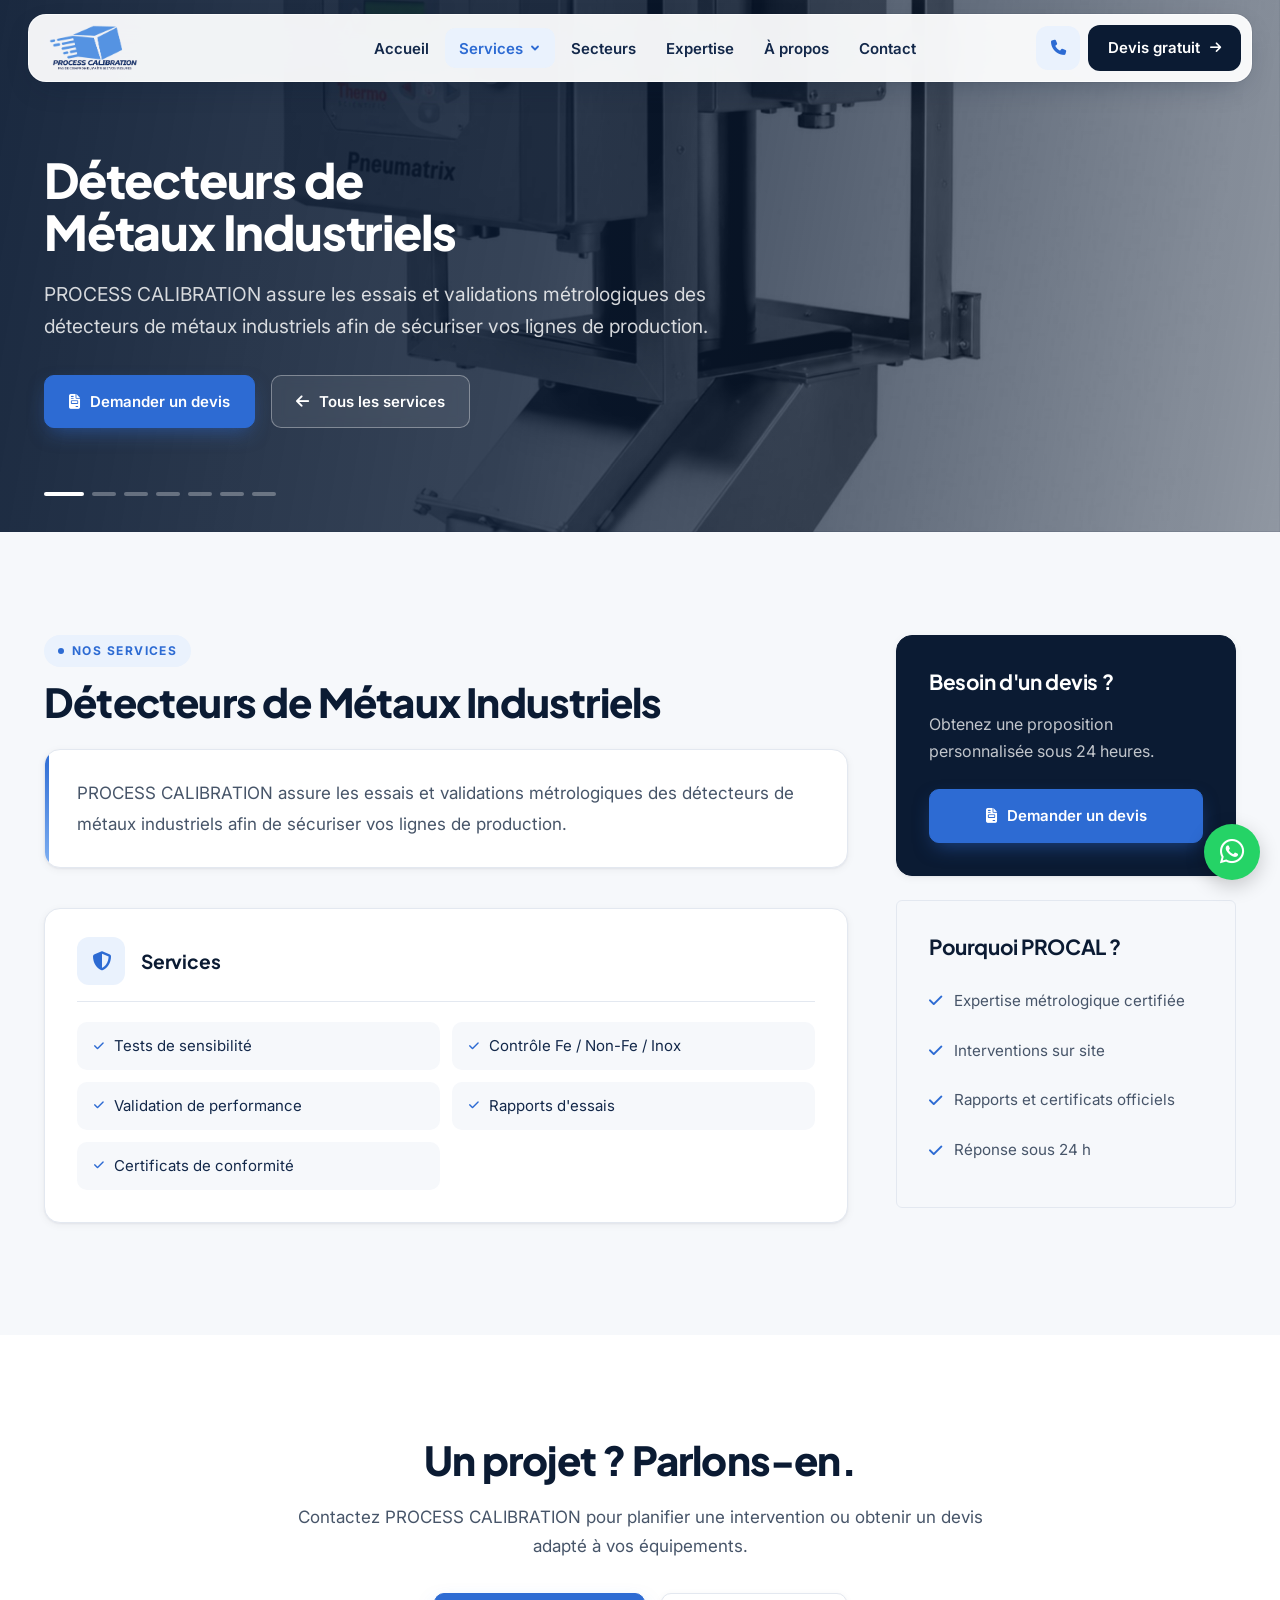
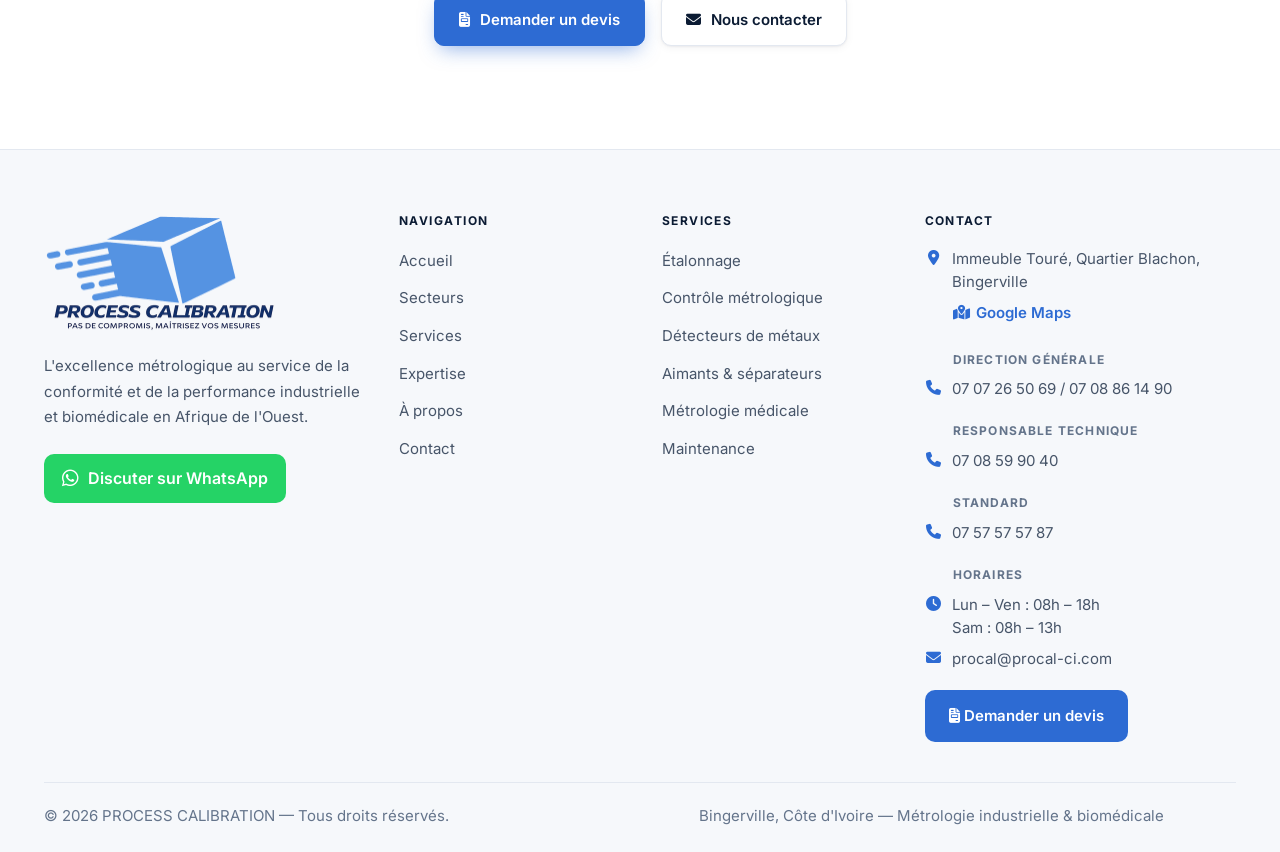
<file: pages/services/detecteurs.html>
<!DOCTYPE html>
<html lang="fr">

<head>
  <meta charset="UTF-8" />
  <meta name="viewport" content="width=device-width, initial-scale=1.0" />
  <title>Détecteurs de Métaux Industriels — PROCESS CALIBRATION</title>
  <meta name="description"
    content="Essais et validations métrologiques des détecteurs de métaux industriels. PROCAL, Côte d'Ivoire." />
  <link rel="preconnect" href="https://fonts.googleapis.com" />
  <link rel="preconnect" href="https://fonts.gstatic.com" crossorigin />
  <link
    href="https://fonts.googleapis.com/css2?family=Inter:wght@400;500;600;700&family=Plus+Jakarta+Sans:wght@600;700;800&display=swap"
    rel="stylesheet" />
  <link rel="stylesheet" href="https://cdnjs.cloudflare.com/ajax/libs/font-awesome/6.5.0/css/all.min.css" />
  <link rel="stylesheet" href="../../assets/css/main.css" />
</head>

<body data-base="../../" data-home="index.html">
  <div id="site-nav"></div>


  <section class="hero-section hero-section--service" data-carousel>
    <div class="hero-carousel" aria-hidden="true">
      <div class="hero-slide active" data-bg="../../assets/images/services/detecteur%20de%20metaux/1.jpg"></div>
      <div class="hero-slide" data-bg="../../assets/images/services/detecteur%20de%20metaux/2.jpg"></div>
      <div class="hero-slide" data-bg="../../assets/images/services/detecteur%20de%20metaux/3.jpg"></div>
      <div class="hero-slide" data-bg="../../assets/images/services/detecteur%20de%20metaux/5.jpg"></div>
      <div class="hero-slide" data-bg="../../assets/images/services/detecteur%20de%20metaux/6.jpg"></div>
      <div class="hero-slide" data-bg="../../assets/images/services/detecteur%20de%20metaux/7.jpg"></div>
    </div>
    <div class="hero-overlay"></div>
    <div class="hero-content">
      <h1 class="hero-title">Détecteurs de Métaux Industriels</h1>
      <p class="hero-subtitle">PROCESS CALIBRATION assure les essais et validations métrologiques des détecteurs de
        métaux industriels afin de sécuriser vos lignes de production.</p>
      <div class="hero-buttons">
        <a href="../../devis.html" class="btn-primary"><i class="fas fa-file-invoice"></i> Demander un devis</a>
        <a href="../../index.html#services" class="btn-secondary"><i class="fas fa-arrow-left"></i> Tous les
          services</a>
      </div>
    </div>
    <div class="hero-carousel-dots">
      <span class="carousel-dot active" data-slide="0" role="button" tabindex="0" aria-label="Slide 1"></span>
      <span class="carousel-dot" data-slide="1" role="button" tabindex="0" aria-label="Slide 2"></span>
      <span class="carousel-dot" data-slide="2" role="button" tabindex="0" aria-label="Slide 3"></span>
      <span class="carousel-dot" data-slide="3" role="button" tabindex="0" aria-label="Slide 4"></span>
      <span class="carousel-dot" data-slide="4" role="button" tabindex="0" aria-label="Slide 5"></span>
      <span class="carousel-dot" data-slide="5" role="button" tabindex="0" aria-label="Slide 6"></span>
      <span class="carousel-dot" data-slide="6" role="button" tabindex="0" aria-label="Slide 7"></span>
    </div>
  </section>

  <section class="service-details">
    <div class="container">
      <div class="service-details-grid">
        <div class="service-details-main">
          <span class="section-tag">Nos Services</span>
          <h2 class="section-title">Détecteurs de Métaux Industriels</h2>
          <div class="service-details-intro">
            <p class="service-intro">PROCESS CALIBRATION assure les essais et validations métrologiques des détecteurs
              de métaux industriels afin de sécuriser vos lignes de production.</p>
          </div>
          <div class="service-offer-blocks">
            <article class="service-offer-block">
              <header class="service-offer-block__header">
                <span class="service-offer-block__icon" aria-hidden="true">
                  <i class="fas fa-shield-halved"></i>
                </span>
                <h3 class="service-offer-block__title">Services</h3>
              </header>
              <ul class="service-offer-grid">
                <li>
                  <span class="service-offer-chip">
                    <i class="fas fa-check" aria-hidden="true"></i>
                    <span>Tests de sensibilité</span>
                  </span>
                </li>
                <li>
                  <span class="service-offer-chip">
                    <i class="fas fa-check" aria-hidden="true"></i>
                    <span>Contrôle Fe / Non-Fe / Inox</span>
                  </span>
                </li>
                <li>
                  <span class="service-offer-chip">
                    <i class="fas fa-check" aria-hidden="true"></i>
                    <span>Validation de performance</span>
                  </span>
                </li>
                <li>
                  <span class="service-offer-chip">
                    <i class="fas fa-check" aria-hidden="true"></i>
                    <span>Rapports d'essais</span>
                  </span>
                </li>
                <li>
                  <span class="service-offer-chip">
                    <i class="fas fa-check" aria-hidden="true"></i>
                    <span>Certificats de conformité</span>
                  </span>
                </li>
              </ul>
            </article>
          </div>

        </div>
        <aside class="service-details-sidebar">
          <div class="service-cta-card">
            <h3>Besoin d'un devis ?</h3>
            <p>Obtenez une proposition personnalisée sous 24 heures.</p>
            <a href="../../devis.html" class="btn-primary btn-full">
              <i class="fas fa-file-invoice"></i> Demander un devis
            </a>
          </div>
          <div class="service-info-card">
            <h3>Pourquoi PROCAL ?</h3>
            <ul class="info-list">
              <li><i class="fas fa-check"></i> Expertise métrologique certifiée</li>
              <li><i class="fas fa-check"></i> Interventions sur site</li>
              <li><i class="fas fa-check"></i> Rapports et certificats officiels</li>
              <li><i class="fas fa-check"></i> Réponse sous 24 h</li>
            </ul>
          </div>
        </aside>
      </div>
    </div>
  </section>

  <section class="cta-section">
    <div class="container">
      <div class="cta-content">
        <h2>Un projet ? Parlons-en.</h2>
        <p>Contactez PROCESS CALIBRATION pour planifier une intervention ou obtenir un devis adapté à vos équipements.
        </p>
        <div class="cta-buttons">
          <a href="../../devis.html" class="btn-primary"><i class="fas fa-file-invoice"></i> Demander un devis</a>
          <a href="../../index.html#contact" class="btn-secondary"><i class="fas fa-envelope"></i> Nous contacter</a>
        </div>
      </div>
    </div>
  </section>

  <div id="site-footer"></div>
  <script type="module" src="../../assets/js/main.js"></script>
</body>

</html>
</file>
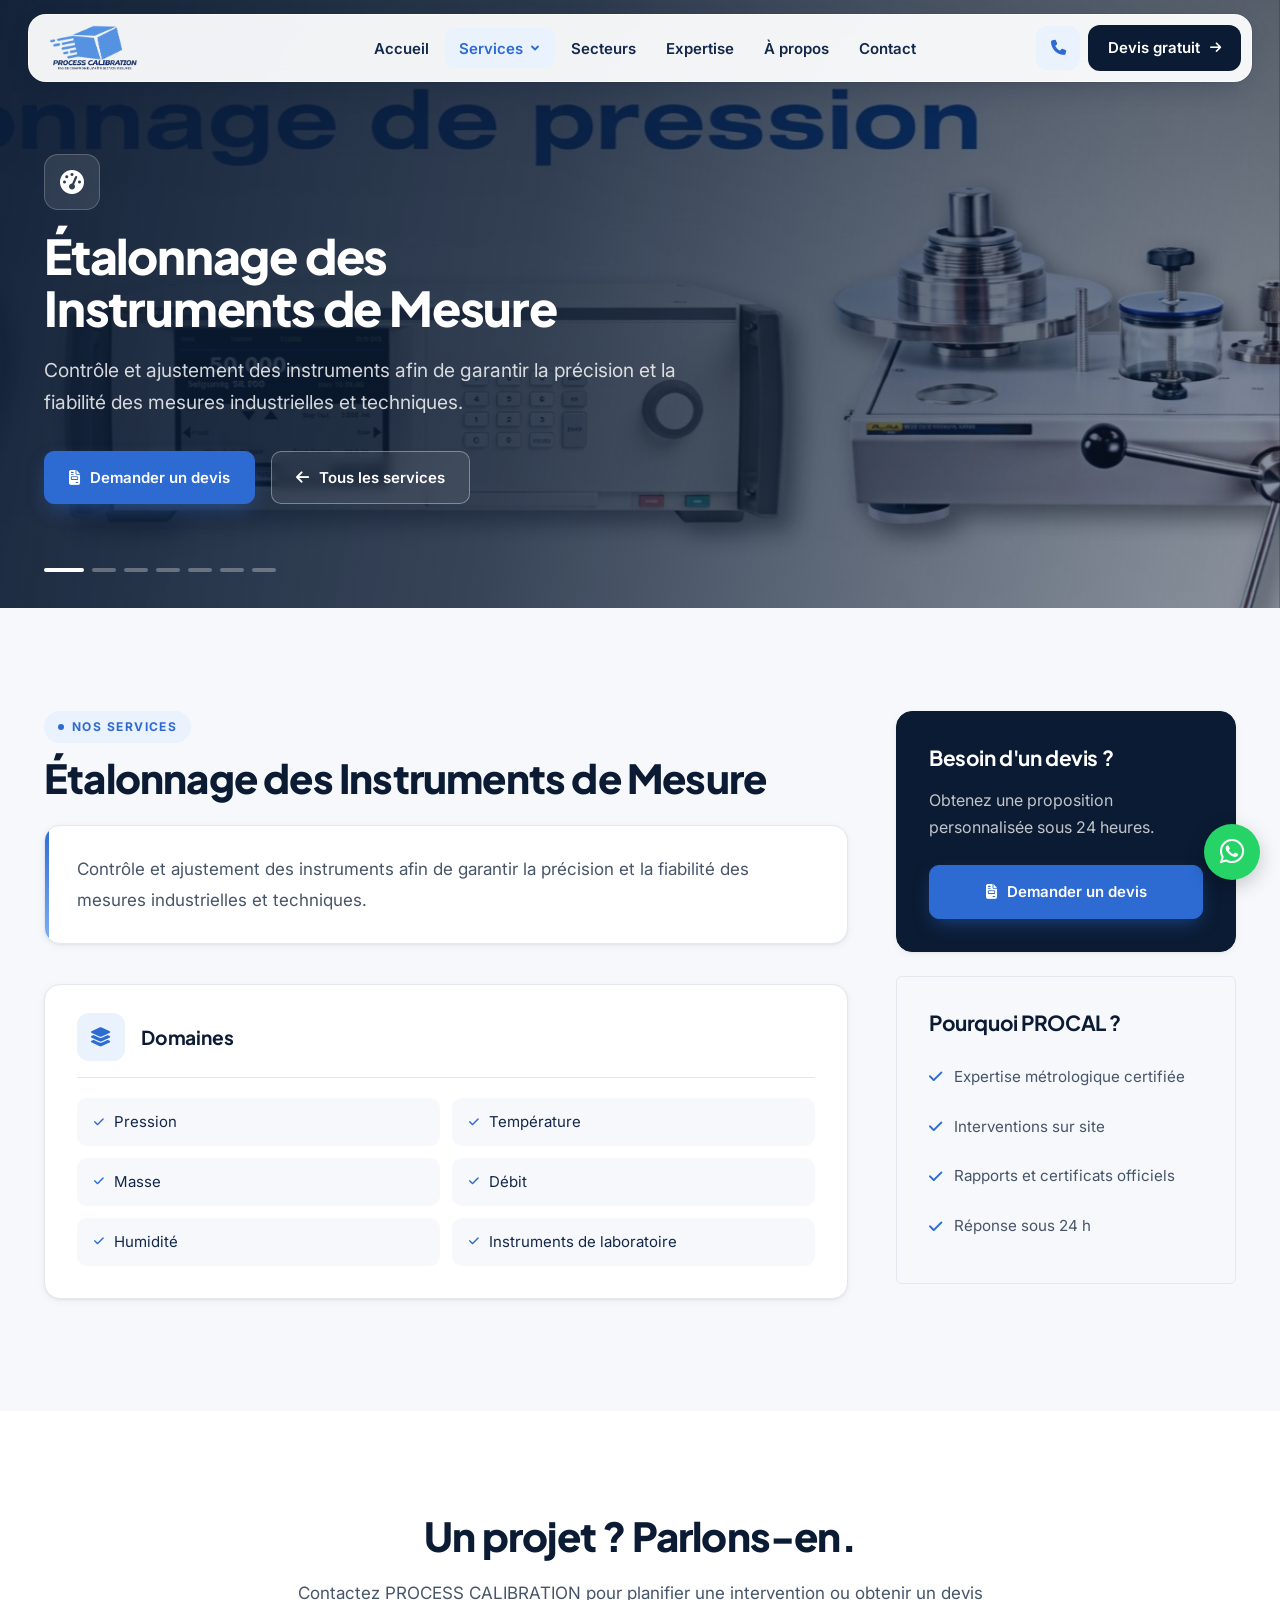
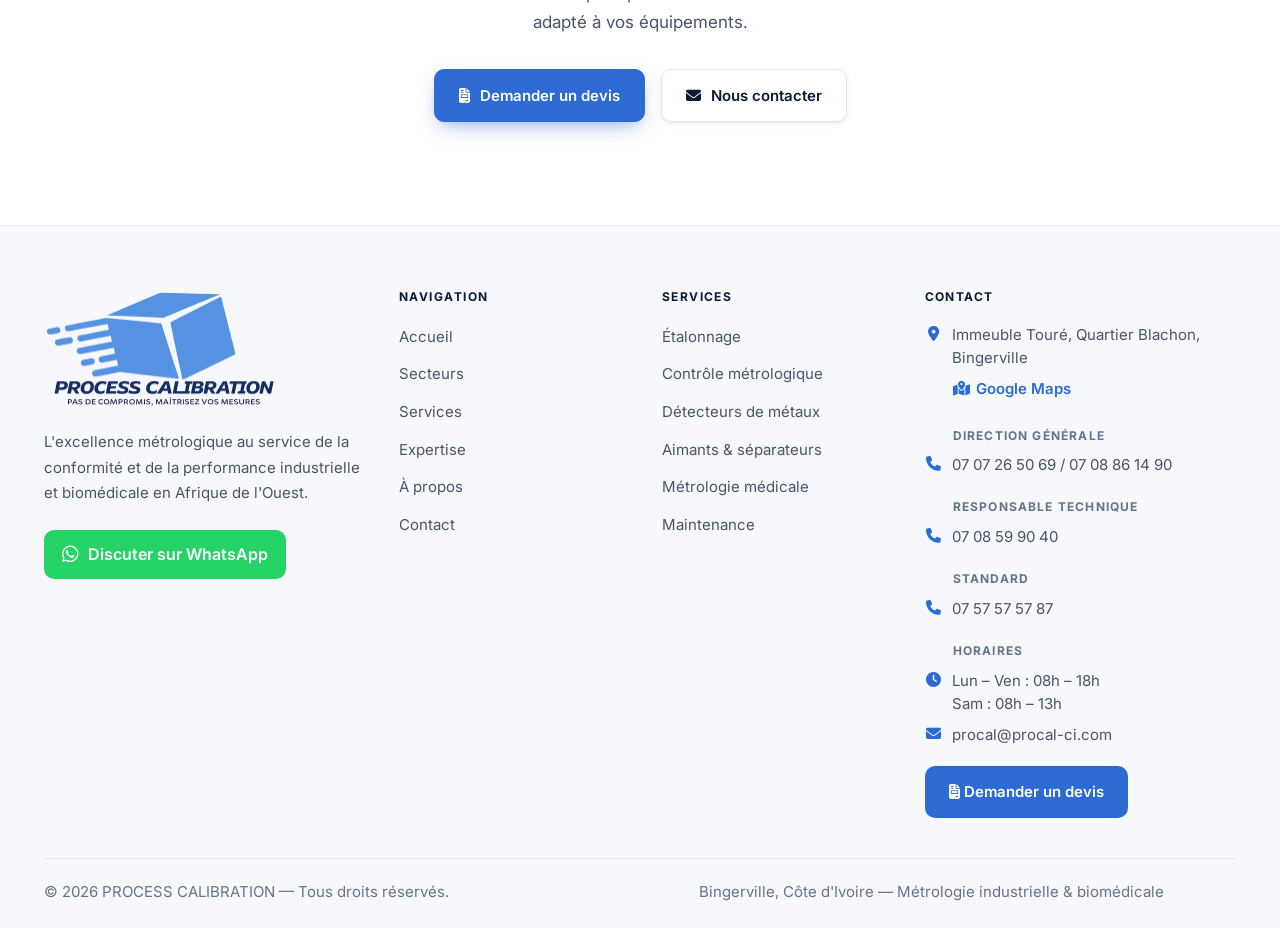
<file: pages/services/etalonnage.html>
<!doctype html>
<html lang="fr">

<head>
    <meta charset="UTF-8" />
    <meta name="viewport" content="width=device-width, initial-scale=1.0" />
    <title>
        Étalonnage des Instruments de Mesure — PROCESS CALIBRATION
    </title>
    <meta name="description"
        content="Étalonnage et contrôle des instruments de mesure : pression, température, masse, débit, humidité. PROCAL, Bingerville." />
    <link rel="preconnect" href="https://fonts.googleapis.com" />
    <link rel="preconnect" href="https://fonts.gstatic.com" crossorigin />
    <link
        href="https://fonts.googleapis.com/css2?family=Inter:wght@400;500;600;700&family=Plus+Jakarta+Sans:wght@600;700;800&display=swap"
        rel="stylesheet" />
    <link rel="stylesheet" href="https://cdnjs.cloudflare.com/ajax/libs/font-awesome/6.5.0/css/all.min.css" />
    <link rel="stylesheet" href="../../assets/css/main.css" />
</head>

<body data-base="../../" data-home="index.html">
  <div id="site-nav"></div>


    <section class="hero-section hero-section--service" data-carousel>
        <div class="hero-carousel" aria-hidden="true">
            <div class="hero-slide active" data-bg="../../assets/images/services/etalonnage/2.jpg"></div>
            <div class="hero-slide" data-bg="../../assets/images/services/etalonnage/3.jpg"></div>
            <div class="hero-slide" data-bg="../../assets/images/services/etalonnage/4.jpg"></div>
            <div class="hero-slide" data-bg="../../assets/images/services/etalonnage/5.jpg"></div>
            <div class="hero-slide" data-bg="../../assets/images/services/etalonnage/6.jpg"></div>
            <div class="hero-slide" data-bg="../../assets/images/services/etalonnage/7.jpg"></div>
            <div class="hero-slide" data-bg="../../assets/images/services/etalonnage/8.jpg"></div>
        </div>
        <div class="hero-overlay"></div>
        <div class="hero-content">
            <div class="service-hero-icon">
                <i class="fas fa-gauge-high"></i>
            </div>
            <h1 class="hero-title">Étalonnage des Instruments de Mesure</h1>
            <p class="hero-subtitle">
                Contrôle et ajustement des instruments afin de garantir la
                précision et la fiabilité des mesures industrielles et
                techniques.
            </p>
            <div class="hero-buttons">
                <a href="../../devis.html" class="btn-primary"><i class="fas fa-file-invoice"></i> Demander un
                    devis</a>
                <a href="../../index.html#services" class="btn-secondary"><i class="fas fa-arrow-left"></i> Tous les
                    services</a>
            </div>
        </div>
        <div class="hero-carousel-dots">
            <span class="carousel-dot active" data-slide="0" role="button" tabindex="0" aria-label="Slide 1"></span>
            <span class="carousel-dot" data-slide="1" role="button" tabindex="0" aria-label="Slide 2"></span>
            <span class="carousel-dot" data-slide="2" role="button" tabindex="0" aria-label="Slide 3"></span>
            <span class="carousel-dot" data-slide="3" role="button" tabindex="0" aria-label="Slide 4"></span>
            <span class="carousel-dot" data-slide="4" role="button" tabindex="0" aria-label="Slide 5"></span>
            <span class="carousel-dot" data-slide="5" role="button" tabindex="0" aria-label="Slide 6"></span>
            <span class="carousel-dot" data-slide="6" role="button" tabindex="0" aria-label="Slide 7"></span>
        </div>
    </section>

    <section class="service-details">
        <div class="container">
            <div class="service-details-grid">
                <div class="service-details-main">
                    <span class="section-tag">Nos Services</span>
                    <h2 class="section-title">
                        Étalonnage des Instruments de Mesure
                    </h2>
                    <div class="service-details-intro">
                        <p class="service-intro">
                            Contrôle et ajustement des instruments afin de
                            garantir la précision et la fiabilité des
                            mesures industrielles et techniques.
                        </p>
                    </div>
                    <div class="service-offer-blocks">
                        <article class="service-offer-block">
                            <header class="service-offer-block__header">
                                <span class="service-offer-block__icon" aria-hidden="true">
                                    <i class="fas fa-layer-group"></i>
                                </span>
                                <h3 class="service-offer-block__title">
                                    Domaines
                                </h3>
                            </header>
                            <ul class="service-offer-grid">
                                <li>
                                    <span class="service-offer-chip">
                                        <i class="fas fa-check" aria-hidden="true"></i>
                                        <span>Pression</span>
                                    </span>
                                </li>
                                <li>
                                    <span class="service-offer-chip">
                                        <i class="fas fa-check" aria-hidden="true"></i>
                                        <span>Température</span>
                                    </span>
                                </li>
                                <li>
                                    <span class="service-offer-chip">
                                        <i class="fas fa-check" aria-hidden="true"></i>
                                        <span>Masse</span>
                                    </span>
                                </li>
                                <li>
                                    <span class="service-offer-chip">
                                        <i class="fas fa-check" aria-hidden="true"></i>
                                        <span>Débit</span>
                                    </span>
                                </li>
                                <li>
                                    <span class="service-offer-chip">
                                        <i class="fas fa-check" aria-hidden="true"></i>
                                        <span>Humidité</span>
                                    </span>
                                </li>
                                <li>
                                    <span class="service-offer-chip">
                                        <i class="fas fa-check" aria-hidden="true"></i>
                                        <span>Instruments de
                                            laboratoire</span>
                                    </span>
                                </li>
                            </ul>
                        </article>
                    </div>
                </div>
                <aside class="service-details-sidebar">
                    <div class="service-cta-card">
                        <h3>Besoin d'un devis ?</h3>
                        <p>
                            Obtenez une proposition personnalisée sous 24
                            heures.
                        </p>
                        <a href="../../devis.html" class="btn-primary btn-full">
                            <i class="fas fa-file-invoice"></i> Demander un
                            devis
                        </a>
                    </div>
                    <div class="service-info-card">
                        <h3>Pourquoi PROCAL ?</h3>
                        <ul class="info-list">
                            <li>
                                <i class="fas fa-check"></i> Expertise
                                métrologique certifiée
                            </li>
                            <li>
                                <i class="fas fa-check"></i> Interventions
                                sur site
                            </li>
                            <li>
                                <i class="fas fa-check"></i> Rapports et
                                certificats officiels
                            </li>
                            <li>
                                <i class="fas fa-check"></i> Réponse sous 24
                                h
                            </li>
                        </ul>
                    </div>
                </aside>
            </div>
        </div>
    </section>

    <section class="cta-section">
        <div class="container">
            <div class="cta-content">
                <h2>Un projet ? Parlons-en.</h2>
                <p>
                    Contactez PROCESS CALIBRATION pour planifier une
                    intervention ou obtenir un devis adapté à vos
                    équipements.
                </p>
                <div class="cta-buttons">
                    <a href="../../devis.html" class="btn-primary"><i class="fas fa-file-invoice"></i> Demander un
                        devis</a>
                    <a href="../../index.html#contact" class="btn-secondary"><i class="fas fa-envelope"></i> Nous
                        contacter</a>
                </div>
            </div>
        </div>
    </section>

    <div id="site-footer"></div>
    <script type="module" src="../../assets/js/main.js"></script>
</body>

</html>
</file>
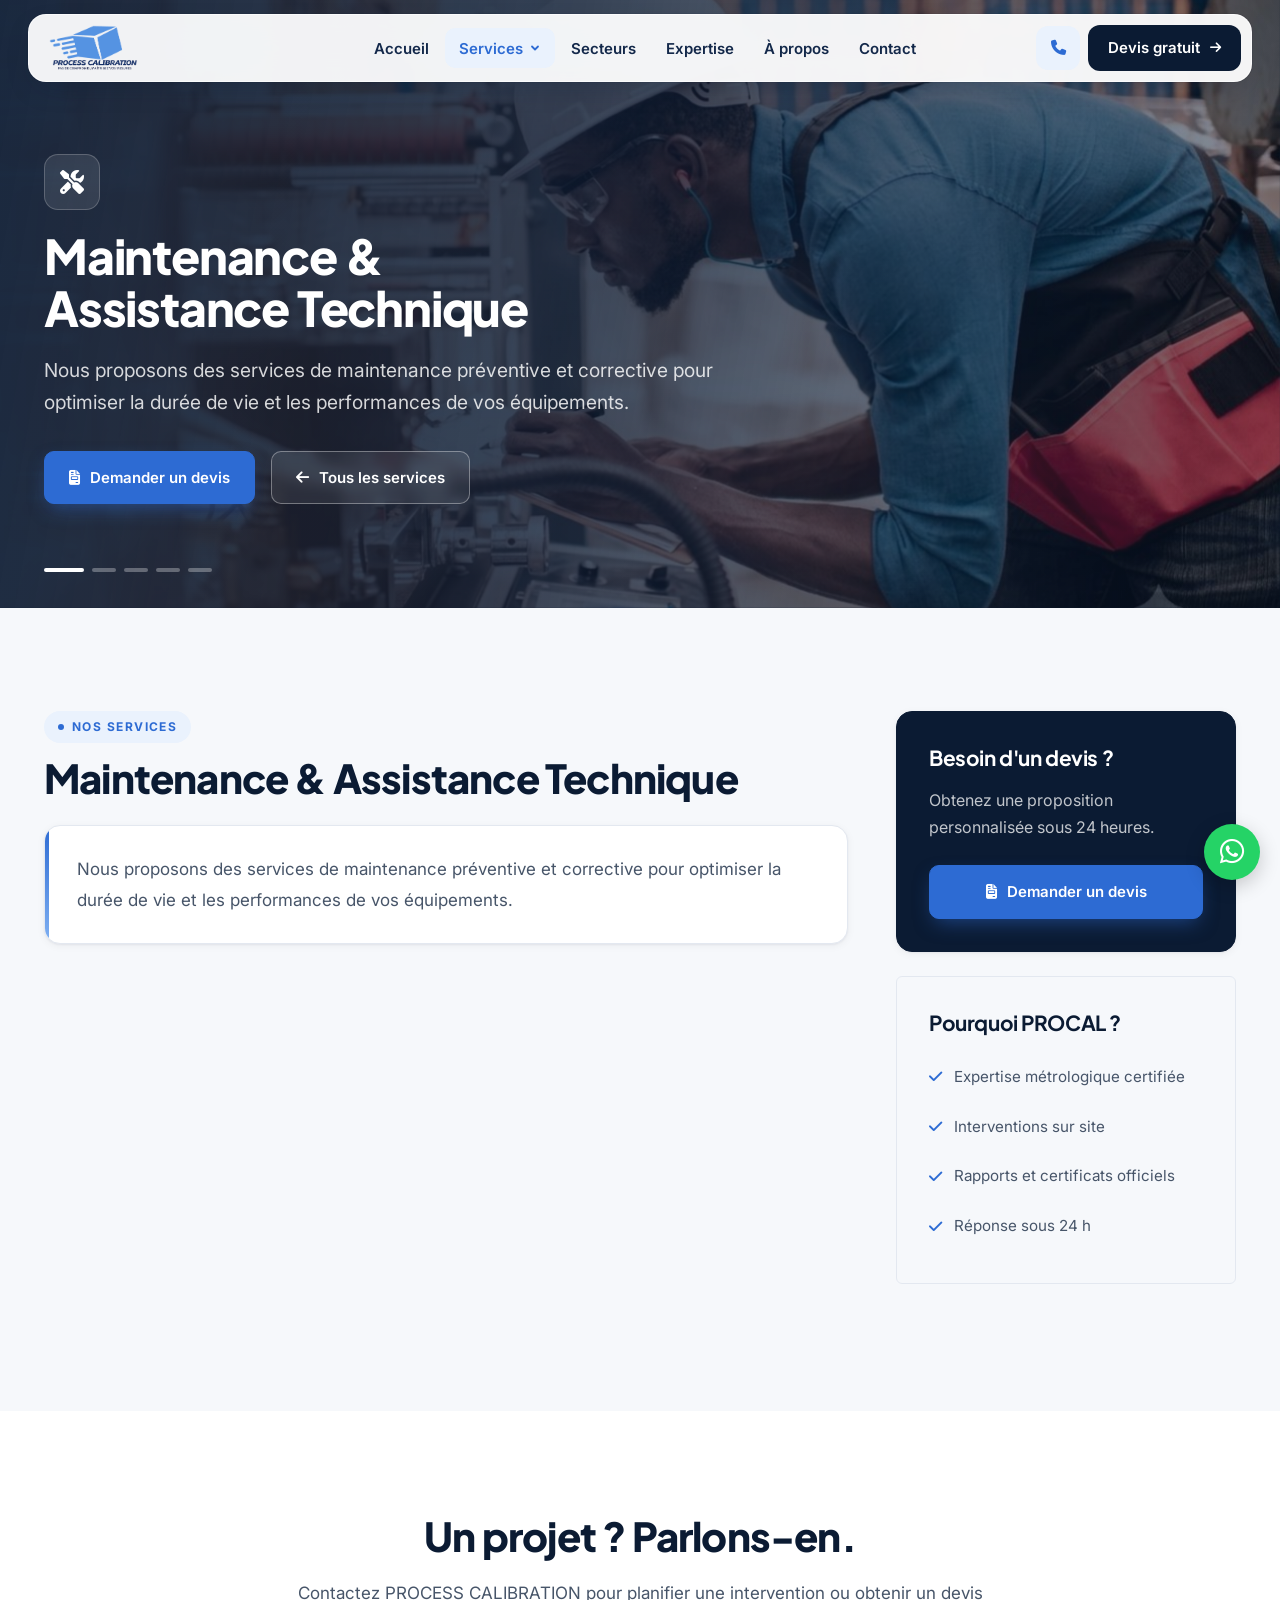
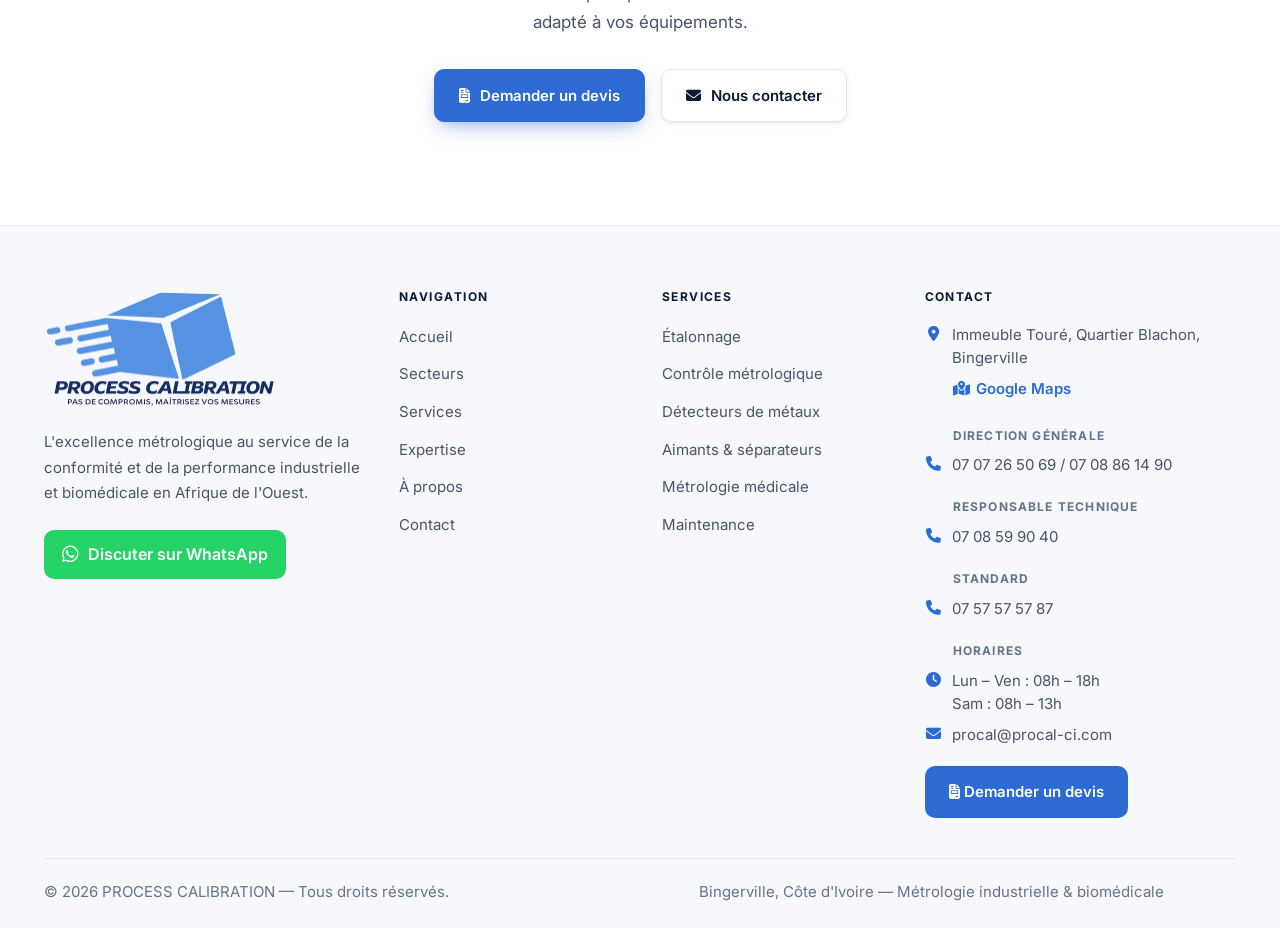
<file: pages/services/maintenance.html>
<!DOCTYPE html>
<html lang="fr">

<head>
  <meta charset="UTF-8" />
  <meta name="viewport" content="width=device-width, initial-scale=1.0" />
  <title>Maintenance & Assistance Technique — PROCESS CALIBRATION</title>
  <meta name="description" content="Maintenance préventive et corrective de vos équipements de mesure. PROCAL." />
  <link rel="preconnect" href="https://fonts.googleapis.com" />
  <link rel="preconnect" href="https://fonts.gstatic.com" crossorigin />
  <link
    href="https://fonts.googleapis.com/css2?family=Inter:wght@400;500;600;700&family=Plus+Jakarta+Sans:wght@600;700;800&display=swap"
    rel="stylesheet" />
  <link rel="stylesheet" href="https://cdnjs.cloudflare.com/ajax/libs/font-awesome/6.5.0/css/all.min.css" />
  <link rel="stylesheet" href="../../assets/css/main.css" />
</head>

<body data-base="../../" data-home="index.html">
  <div id="site-nav"></div>


  <section class="hero-section hero-section--service" data-carousel>
    <div class="hero-carousel" aria-hidden="true">
      <div class="hero-slide active" data-bg="../../assets/images/services/maintenance%20sur%20site/4.jpg"></div>
      <div class="hero-slide" data-bg="../../assets/images/services/maintenance%20sur%20site/5.jpg"></div>
      <div class="hero-slide" data-bg="../../assets/images/services/maintenance%20sur%20site/6.jpg"></div>
      <div class="hero-slide" data-bg="../../assets/images/services/maintenance%20sur%20site/7.jpg"></div>
      <div class="hero-slide" data-bg="../../assets/images/services/maintenance%20sur%20site/8.jpg"></div>
    </div>
    <div class="hero-overlay"></div>
    <div class="hero-content">
      <div class="service-hero-icon"><i class="fas fa-screwdriver-wrench"></i></div>
      <h1 class="hero-title">Maintenance & Assistance Technique</h1>
      <p class="hero-subtitle">Nous proposons des services de maintenance préventive et corrective pour optimiser la
        durée de vie et les performances de vos équipements.</p>
      <div class="hero-buttons">
        <a href="../../devis.html" class="btn-primary"><i class="fas fa-file-invoice"></i> Demander un devis</a>
        <a href="../../index.html#services" class="btn-secondary"><i class="fas fa-arrow-left"></i> Tous les
          services</a>
      </div>
    </div>
    <div class="hero-carousel-dots">
      <span class="carousel-dot active" data-slide="0" role="button" tabindex="0" aria-label="Slide 1"></span>
      <span class="carousel-dot" data-slide="1" role="button" tabindex="0" aria-label="Slide 2"></span>
      <span class="carousel-dot" data-slide="2" role="button" tabindex="0" aria-label="Slide 3"></span>
      <span class="carousel-dot" data-slide="3" role="button" tabindex="0" aria-label="Slide 4"></span>
      <span class="carousel-dot" data-slide="4" role="button" tabindex="0" aria-label="Slide 5"></span>
    </div>
  </section>

  <section class="service-details">
    <div class="container">
      <div class="service-details-grid">
        <div class="service-details-main">
          <span class="section-tag">Nos Services</span>
          <h2 class="section-title">Maintenance & Assistance Technique</h2>
          <div class="service-details-intro">
            <p class="service-intro">Nous proposons des services de maintenance préventive et corrective pour optimiser
              la durée de vie et les performances de vos équipements.</p>
          </div>

        </div>
        <aside class="service-details-sidebar">
          <div class="service-cta-card">
            <h3>Besoin d'un devis ?</h3>
            <p>Obtenez une proposition personnalisée sous 24 heures.</p>
            <a href="../../devis.html" class="btn-primary btn-full">
              <i class="fas fa-file-invoice"></i> Demander un devis
            </a>
          </div>
          <div class="service-info-card">
            <h3>Pourquoi PROCAL ?</h3>
            <ul class="info-list">
              <li><i class="fas fa-check"></i> Expertise métrologique certifiée</li>
              <li><i class="fas fa-check"></i> Interventions sur site</li>
              <li><i class="fas fa-check"></i> Rapports et certificats officiels</li>
              <li><i class="fas fa-check"></i> Réponse sous 24 h</li>
            </ul>
          </div>
        </aside>
      </div>
    </div>
  </section>

  <section class="cta-section">
    <div class="container">
      <div class="cta-content">
        <h2>Un projet ? Parlons-en.</h2>
        <p>Contactez PROCESS CALIBRATION pour planifier une intervention ou obtenir un devis adapté à vos équipements.
        </p>
        <div class="cta-buttons">
          <a href="../../devis.html" class="btn-primary"><i class="fas fa-file-invoice"></i> Demander un devis</a>
          <a href="../../index.html#contact" class="btn-secondary"><i class="fas fa-envelope"></i> Nous contacter</a>
        </div>
      </div>
    </div>
  </section>

  <div id="site-footer"></div>
  <script type="module" src="../../assets/js/main.js"></script>
</body>

</html>
</file>
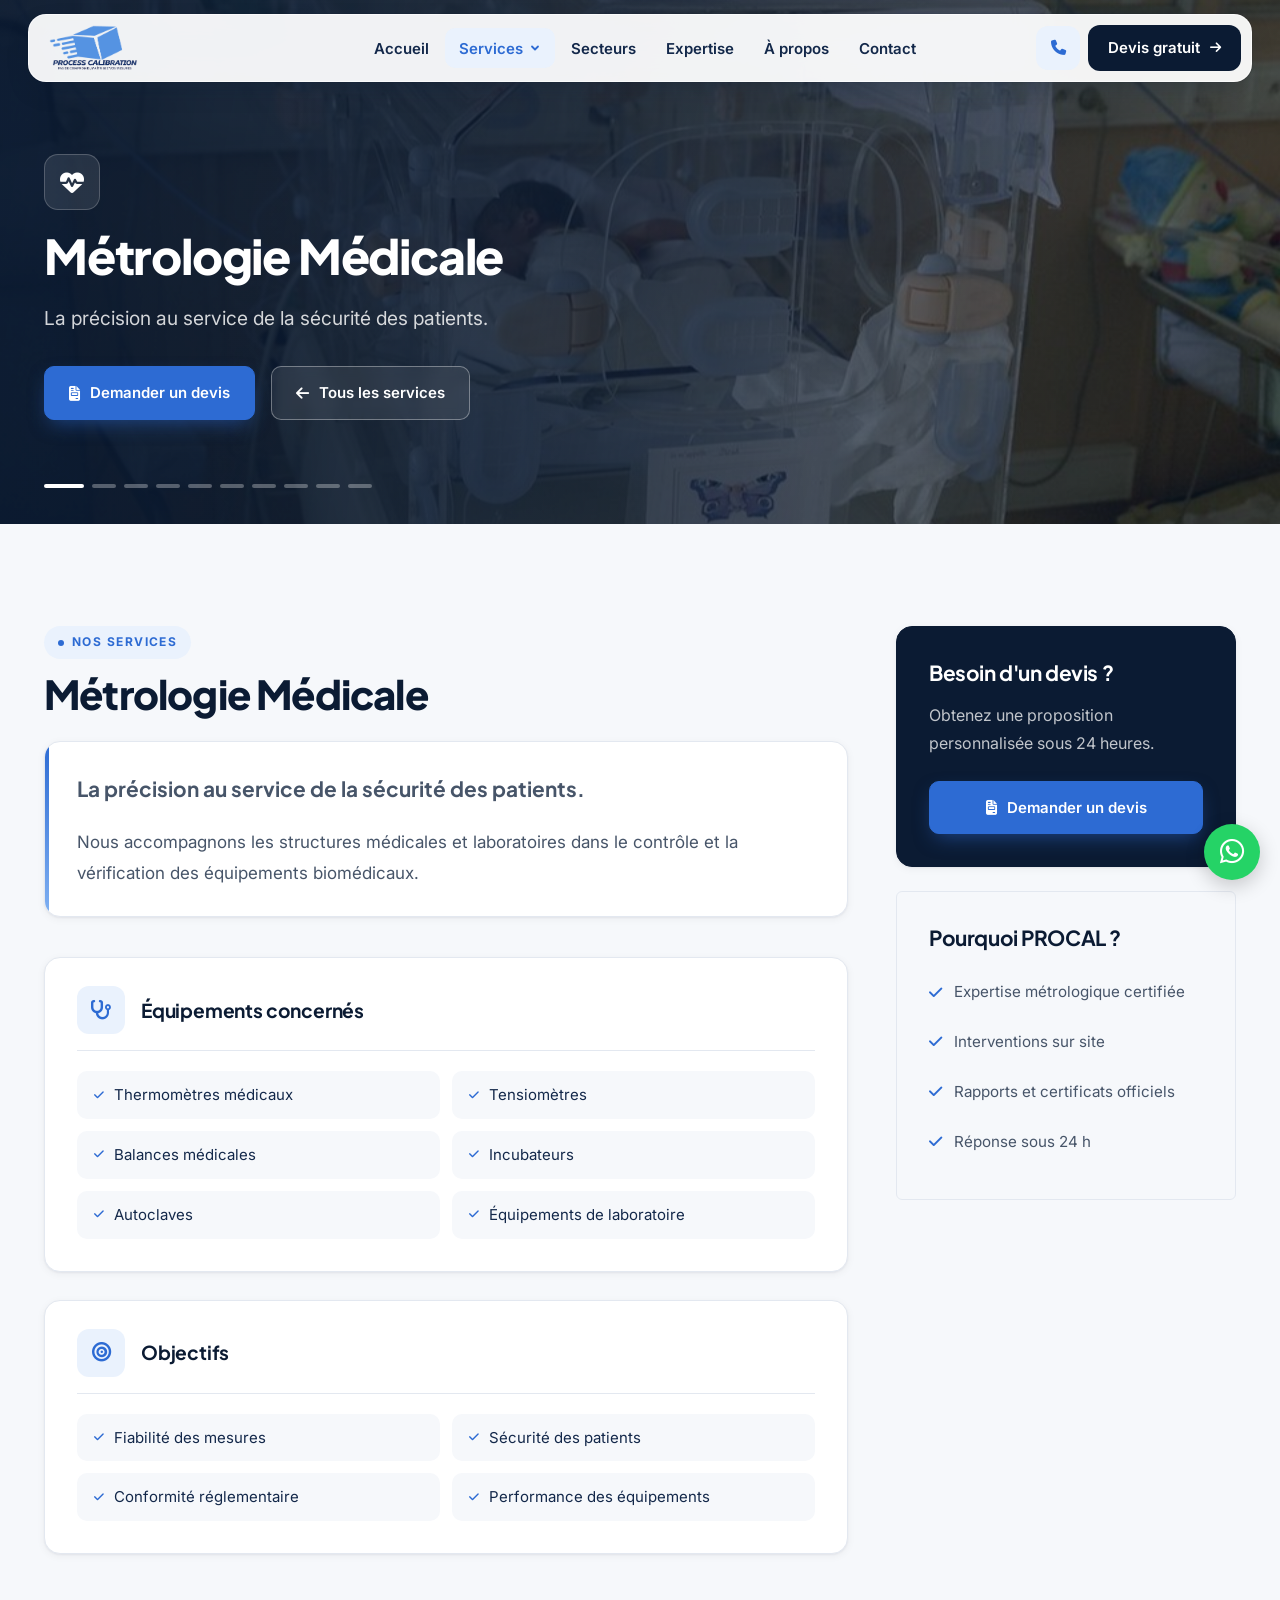
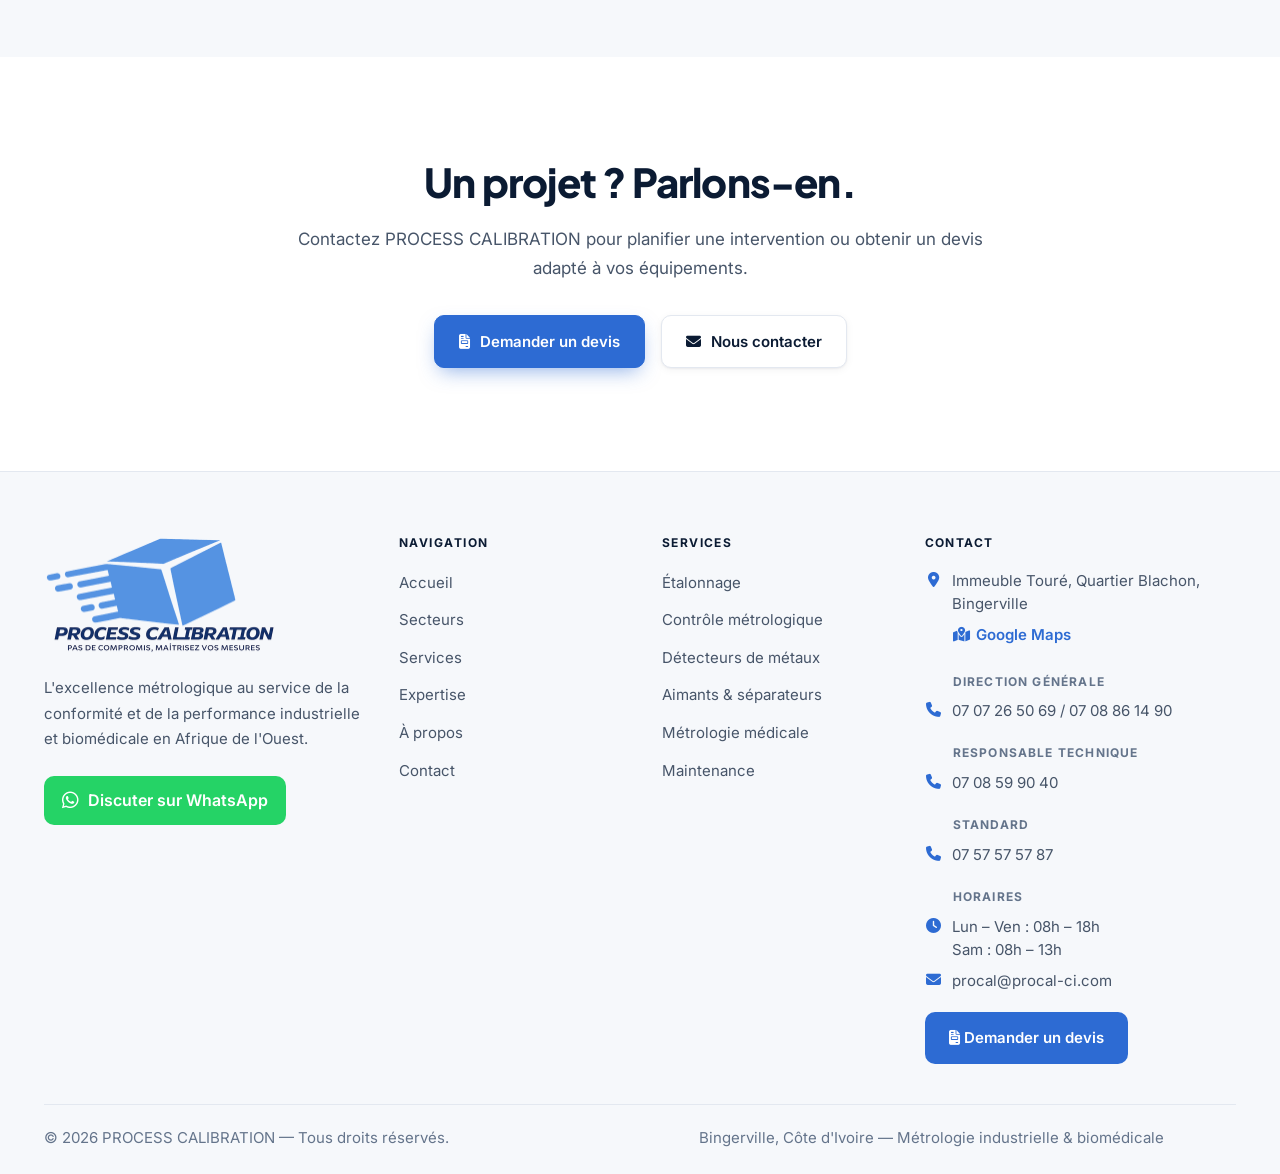
<file: pages/services/metrologie-medicale.html>
<!DOCTYPE html>
<html lang="fr">

<head>
  <meta charset="UTF-8" />
  <meta name="viewport" content="width=device-width, initial-scale=1.0" />
  <title>Métrologie Médicale — PROCESS CALIBRATION</title>
  <meta name="description"
    content="Contrôle et vérification des équipements biomédicaux. Sécurité des patients. PROCAL." />
  <link rel="preconnect" href="https://fonts.googleapis.com" />
  <link rel="preconnect" href="https://fonts.gstatic.com" crossorigin />
  <link
    href="https://fonts.googleapis.com/css2?family=Inter:wght@400;500;600;700&family=Plus+Jakarta+Sans:wght@600;700;800&display=swap"
    rel="stylesheet" />
  <link rel="stylesheet" href="https://cdnjs.cloudflare.com/ajax/libs/font-awesome/6.5.0/css/all.min.css" />
  <link rel="stylesheet" href="../../assets/css/main.css" />
</head>

<body data-base="../../" data-home="index.html">
  <div id="site-nav"></div>


  <section class="hero-section hero-section--service" data-carousel>
    <div class="hero-carousel" aria-hidden="true">
      <div class="hero-slide active" data-bg="../../assets/images/services/metrologie%20medicale/med%201.jpg">
      </div>
      <div class="hero-slide" data-bg="../../assets/images/services/metrologie%20medicale/1.jpg"></div>
      <div class="hero-slide" data-bg="../../assets/images/services/metrologie%20medicale/2.jpg"></div>
      <div class="hero-slide" data-bg="../../assets/images/services/metrologie%20medicale/3.jpg"></div>
      <div class="hero-slide" data-bg="../../assets/images/services/metrologie%20medicale/4.jpg"></div>
      <div class="hero-slide" data-bg="../../assets/images/services/metrologie%20medicale/9.jpg"></div>
      <div class="hero-slide" data-bg="../../assets/images/services/metrologie%20medicale/5.jpg"></div>
      <div class="hero-slide" data-bg="../../assets/images/services/metrologie%20medicale/6.webp"></div>
      <div class="hero-slide" data-bg="../../assets/images/services/metrologie%20medicale/7.jpg"></div>
      <div class="hero-slide" data-bg="../../assets/images/services/metrologie%20medicale/8.jpg"></div>
    </div>
    <div class="hero-overlay"></div>
    <div class="hero-content">
      <div class="service-hero-icon"><i class="fas fa-heartbeat"></i></div>
      <h1 class="hero-title">Métrologie Médicale</h1>
      <p class="hero-subtitle">La précision au service de la sécurité des patients.</p>
      <div class="hero-buttons">
        <a href="../../devis.html" class="btn-primary"><i class="fas fa-file-invoice"></i> Demander un devis</a>
        <a href="../../index.html#services" class="btn-secondary"><i class="fas fa-arrow-left"></i> Tous les
          services</a>
      </div>
    </div>
    <div class="hero-carousel-dots">
      <span class="carousel-dot active" data-slide="0" role="button" tabindex="0" aria-label="Slide 1"></span>
      <span class="carousel-dot" data-slide="1" role="button" tabindex="0" aria-label="Slide 2"></span>
      <span class="carousel-dot" data-slide="2" role="button" tabindex="0" aria-label="Slide 3"></span>
      <span class="carousel-dot" data-slide="3" role="button" tabindex="0" aria-label="Slide 4"></span>
      <span class="carousel-dot" data-slide="4" role="button" tabindex="0" aria-label="Slide 5"></span>
      <span class="carousel-dot" data-slide="5" role="button" tabindex="0" aria-label="Slide 6"></span>
      <span class="carousel-dot" data-slide="6" role="button" tabindex="0" aria-label="Slide 7"></span>
      <span class="carousel-dot" data-slide="7" role="button" tabindex="0" aria-label="Slide 8"></span>
      <span class="carousel-dot" data-slide="8" role="button" tabindex="0" aria-label="Slide 9"></span>
      <span class="carousel-dot" data-slide="9" role="button" tabindex="0" aria-label="Slide 10"></span>
    </div>
  </section>

  <section class="service-details">
    <div class="container">
      <div class="service-details-grid">
        <div class="service-details-main">
          <span class="section-tag">Nos Services</span>
          <h2 class="section-title">Métrologie Médicale</h2>
          <div class="service-details-intro">
            <p class="service-intro service-intro--lead">La précision au service de la sécurité des patients.</p>
            <p class="service-intro">Nous accompagnons les structures médicales et laboratoires dans le contrôle et la
              vérification des équipements biomédicaux.</p>
          </div>
          <div class="service-offer-blocks">
            <article class="service-offer-block">
              <header class="service-offer-block__header">
                <span class="service-offer-block__icon" aria-hidden="true">
                  <i class="fas fa-stethoscope"></i>
                </span>
                <h3 class="service-offer-block__title">Équipements concernés</h3>
              </header>
              <ul class="service-offer-grid">
                <li>
                  <span class="service-offer-chip">
                    <i class="fas fa-check" aria-hidden="true"></i>
                    <span>Thermomètres médicaux</span>
                  </span>
                </li>
                <li>
                  <span class="service-offer-chip">
                    <i class="fas fa-check" aria-hidden="true"></i>
                    <span>Tensiomètres</span>
                  </span>
                </li>
                <li>
                  <span class="service-offer-chip">
                    <i class="fas fa-check" aria-hidden="true"></i>
                    <span>Balances médicales</span>
                  </span>
                </li>
                <li>
                  <span class="service-offer-chip">
                    <i class="fas fa-check" aria-hidden="true"></i>
                    <span>Incubateurs</span>
                  </span>
                </li>
                <li>
                  <span class="service-offer-chip">
                    <i class="fas fa-check" aria-hidden="true"></i>
                    <span>Autoclaves</span>
                  </span>
                </li>
                <li>
                  <span class="service-offer-chip">
                    <i class="fas fa-check" aria-hidden="true"></i>
                    <span>Équipements de laboratoire</span>
                  </span>
                </li>
              </ul>
            </article>
            <article class="service-offer-block">
              <header class="service-offer-block__header">
                <span class="service-offer-block__icon" aria-hidden="true">
                  <i class="fas fa-bullseye"></i>
                </span>
                <h3 class="service-offer-block__title">Objectifs</h3>
              </header>
              <ul class="service-offer-grid">
                <li>
                  <span class="service-offer-chip">
                    <i class="fas fa-check" aria-hidden="true"></i>
                    <span>Fiabilité des mesures</span>
                  </span>
                </li>
                <li>
                  <span class="service-offer-chip">
                    <i class="fas fa-check" aria-hidden="true"></i>
                    <span>Sécurité des patients</span>
                  </span>
                </li>
                <li>
                  <span class="service-offer-chip">
                    <i class="fas fa-check" aria-hidden="true"></i>
                    <span>Conformité réglementaire</span>
                  </span>
                </li>
                <li>
                  <span class="service-offer-chip">
                    <i class="fas fa-check" aria-hidden="true"></i>
                    <span>Performance des équipements</span>
                  </span>
                </li>
              </ul>
            </article>
          </div>

        </div>
        <aside class="service-details-sidebar">
          <div class="service-cta-card">
            <h3>Besoin d'un devis ?</h3>
            <p>Obtenez une proposition personnalisée sous 24 heures.</p>
            <a href="../../devis.html" class="btn-primary btn-full">
              <i class="fas fa-file-invoice"></i> Demander un devis
            </a>
          </div>
          <div class="service-info-card">
            <h3>Pourquoi PROCAL ?</h3>
            <ul class="info-list">
              <li><i class="fas fa-check"></i> Expertise métrologique certifiée</li>
              <li><i class="fas fa-check"></i> Interventions sur site</li>
              <li><i class="fas fa-check"></i> Rapports et certificats officiels</li>
              <li><i class="fas fa-check"></i> Réponse sous 24 h</li>
            </ul>
          </div>
        </aside>
      </div>
    </div>
  </section>

  <section class="cta-section">
    <div class="container">
      <div class="cta-content">
        <h2>Un projet ? Parlons-en.</h2>
        <p>Contactez PROCESS CALIBRATION pour planifier une intervention ou obtenir un devis adapté à vos équipements.
        </p>
        <div class="cta-buttons">
          <a href="../../devis.html" class="btn-primary"><i class="fas fa-file-invoice"></i> Demander un devis</a>
          <a href="../../index.html#contact" class="btn-secondary"><i class="fas fa-envelope"></i> Nous contacter</a>
        </div>
      </div>
    </div>
  </section>

  <div id="site-footer"></div>
  <script type="module" src="../../assets/js/main.js"></script>
</body>

</html>
</file>
<file: assets/css/main.css>
@import url('global/variables.css');
@import url('site.css');
@import url('components/footer.css');
@import url('pages/about.css');
@import url('pages/service-detail.css');
@import url('global/overrides.css');
@import url('global/theme.css');
@import url('components/nav.css');
</file>
